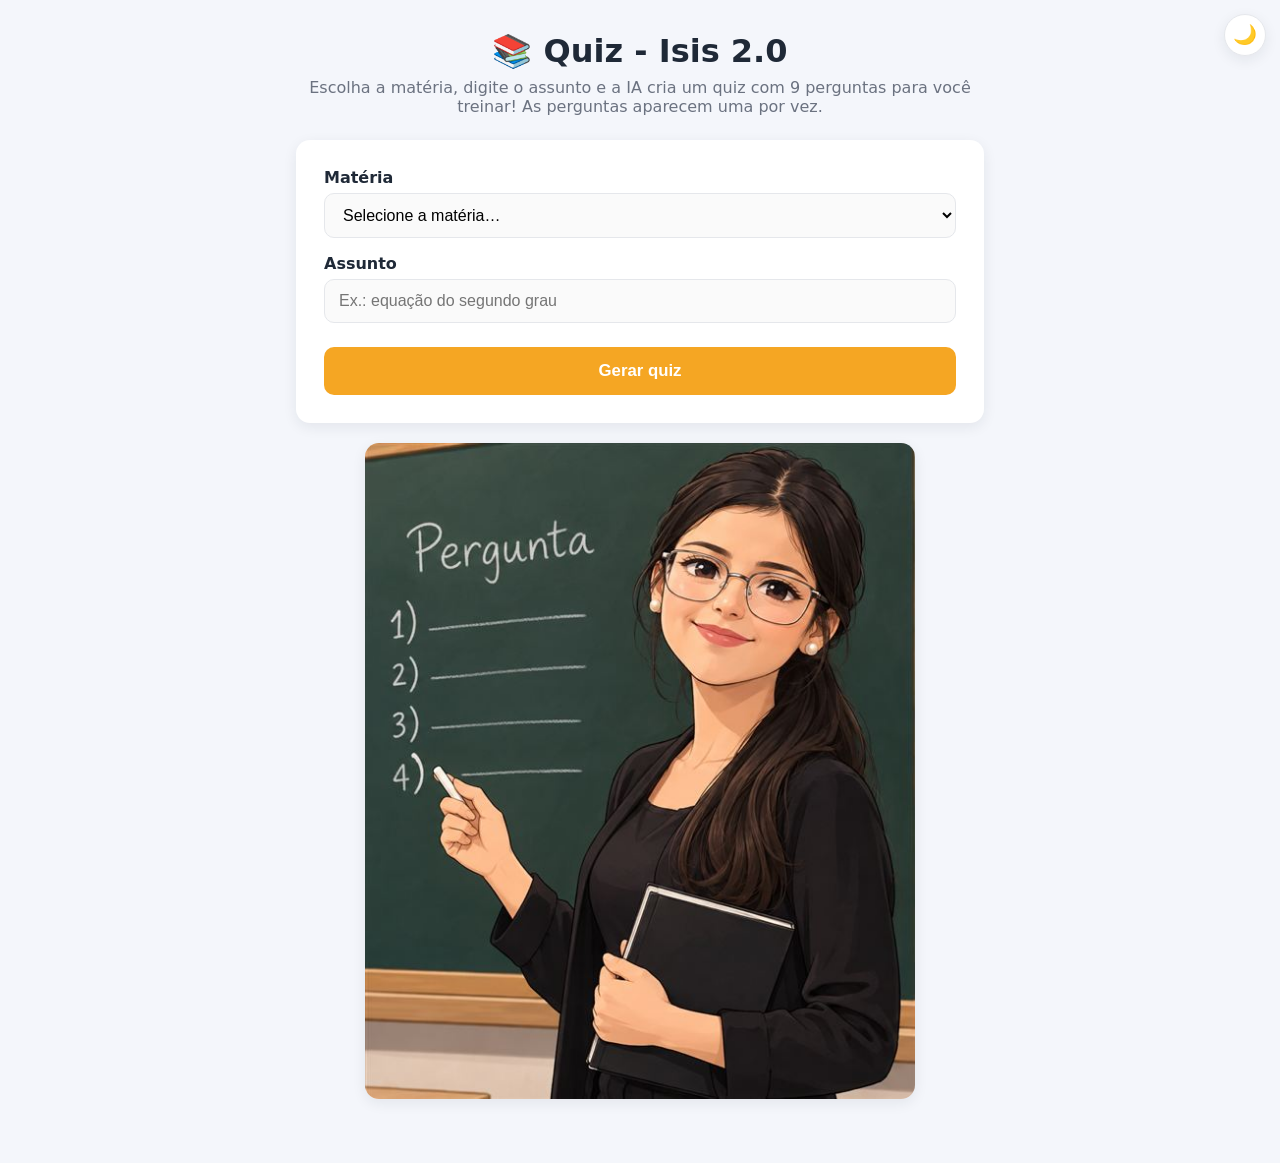
<file: wwwroot/quiz/index.html>
<!DOCTYPE html>
<html lang="pt-BR">
<head>
  <meta charset="UTF-8" />
  <meta name="viewport" content="width=device-width, initial-scale=1.0" />
  <title>Quiz - Isis 2.0 — Quiz com IA</title>
  <link rel="stylesheet" href="quiz.css" />
</head>
<body>
  <button id="btn-tema" class="btn-tema" title="Alternar tema claro/escuro" aria-label="Alternar tema">🌙</button>
  <main class="container">

    <!-- TELA 1: CONFIGURAÇÃO -->
    <section id="tela-config" class="tela">
      <header class="topo">
        <h1>📚 Quiz - Isis 2.0</h1>
        <p>Escolha a matéria, digite o assunto e a IA cria um quiz com 9 perguntas para você treinar! As perguntas aparecem uma por vez.</p>
      </header>

      <form id="form-config" class="card">
        <label for="materia">Matéria</label>
        <select id="materia" required>
          <option value="" disabled selected>Selecione a matéria…</option>
          <option>Português</option>
          <option>Inglês</option>
          <option>Biologia</option>
          <option>Química</option>
          <option>Matemática</option>
          <option>História</option>
          <option>Geografia</option>
          <option>Física</option>
        </select>

        <label for="assunto">Assunto</label>
        <input type="text" id="assunto" maxlength="200" placeholder="Ex.: equação do segundo grau" required />

        <button type="submit" id="btn-gerar" class="btn-primario">Gerar quiz</button>
        <p id="erro-config" class="erro escondido"></p>
      </form>

      <img src="inicio.jpg" alt="Estudante feliz estudando" class="img-inicio" />
    </section>

    <!-- TELA 2: LOADING -->
    <section id="tela-loading" class="tela escondido">
      <div class="loading">
        <div class="abelha">🐝</div>
        <h2>Criando seu quiz…</h2>
        <p>A IA está elaborando 1 pergunta por vez sobre <strong id="loading-assunto"></strong>.</p>
        <p id="loading-status">Gerando pergunta 1 de 9…</p>
        <div class="spinner"></div>
      </div>
    </section>

    <!-- TELA 3: QUIZ -->
    <section id="tela-quiz" class="tela escondido">
      <div class="quiz-topo">
        <span id="quiz-materia-assunto" class="materia-assunto"></span>
        <span id="quiz-provedor" class="provedor escondido"></span>
        <span id="quiz-progresso" class="progresso"></span>
      </div>
      <div class="barra-progresso"><div id="barra-preenchida"></div></div>

      <article id="pergunta-card" class="card pergunta-card">
        <div class="pergunta-cabecalho">
          <span id="badge-nivel" class="badge"></span>
          <span class="pergunta-num" id="pergunta-num"></span>
        </div>
        <h2 id="enunciado"></h2>
        <div id="alternativas" class="alternativas"></div>
        <div id="feedback" class="feedback escondido"></div>
        <img id="feedback-img" class="feedback-img escondido" alt="" />
        <button id="btn-proxima" class="btn-primario escondido">Próxima pergunta →</button>
      </article>
    </section>

    <!-- TELA 4: RESULTADO -->
    <section id="tela-resultado" class="tela escondido">
      <header class="topo">
        <h1>Resultado</h1>
      </header>

      <div class="card placar">
        <div class="placar-nota">
          <span id="nota-final"></span>
          <span id="nota-percentual"></span>
        </div>
        <p id="mensagem-desempenho"></p>
        <div id="desempenho-niveis" class="desempenho-niveis"></div>
        <button id="btn-novo-quiz" class="btn-primario">Fazer outro quiz</button>
      </div>

      <h2 class="titulo-revisao">Revisão — todas as perguntas com explicação</h2>
      <div id="revisao"></div>
    </section>

    <!-- TELA ERRO -->
    <section id="tela-erro" class="tela escondido">
      <div class="card erro-card">
        <h2>😕 Algo deu errado</h2>
        <p id="mensagem-erro"></p>
        <button id="btn-voltar" class="btn-primario">Voltar</button>
      </div>
    </section>

  </main>

  <script src="quiz.js"></script>
</body>
</html>
</file>
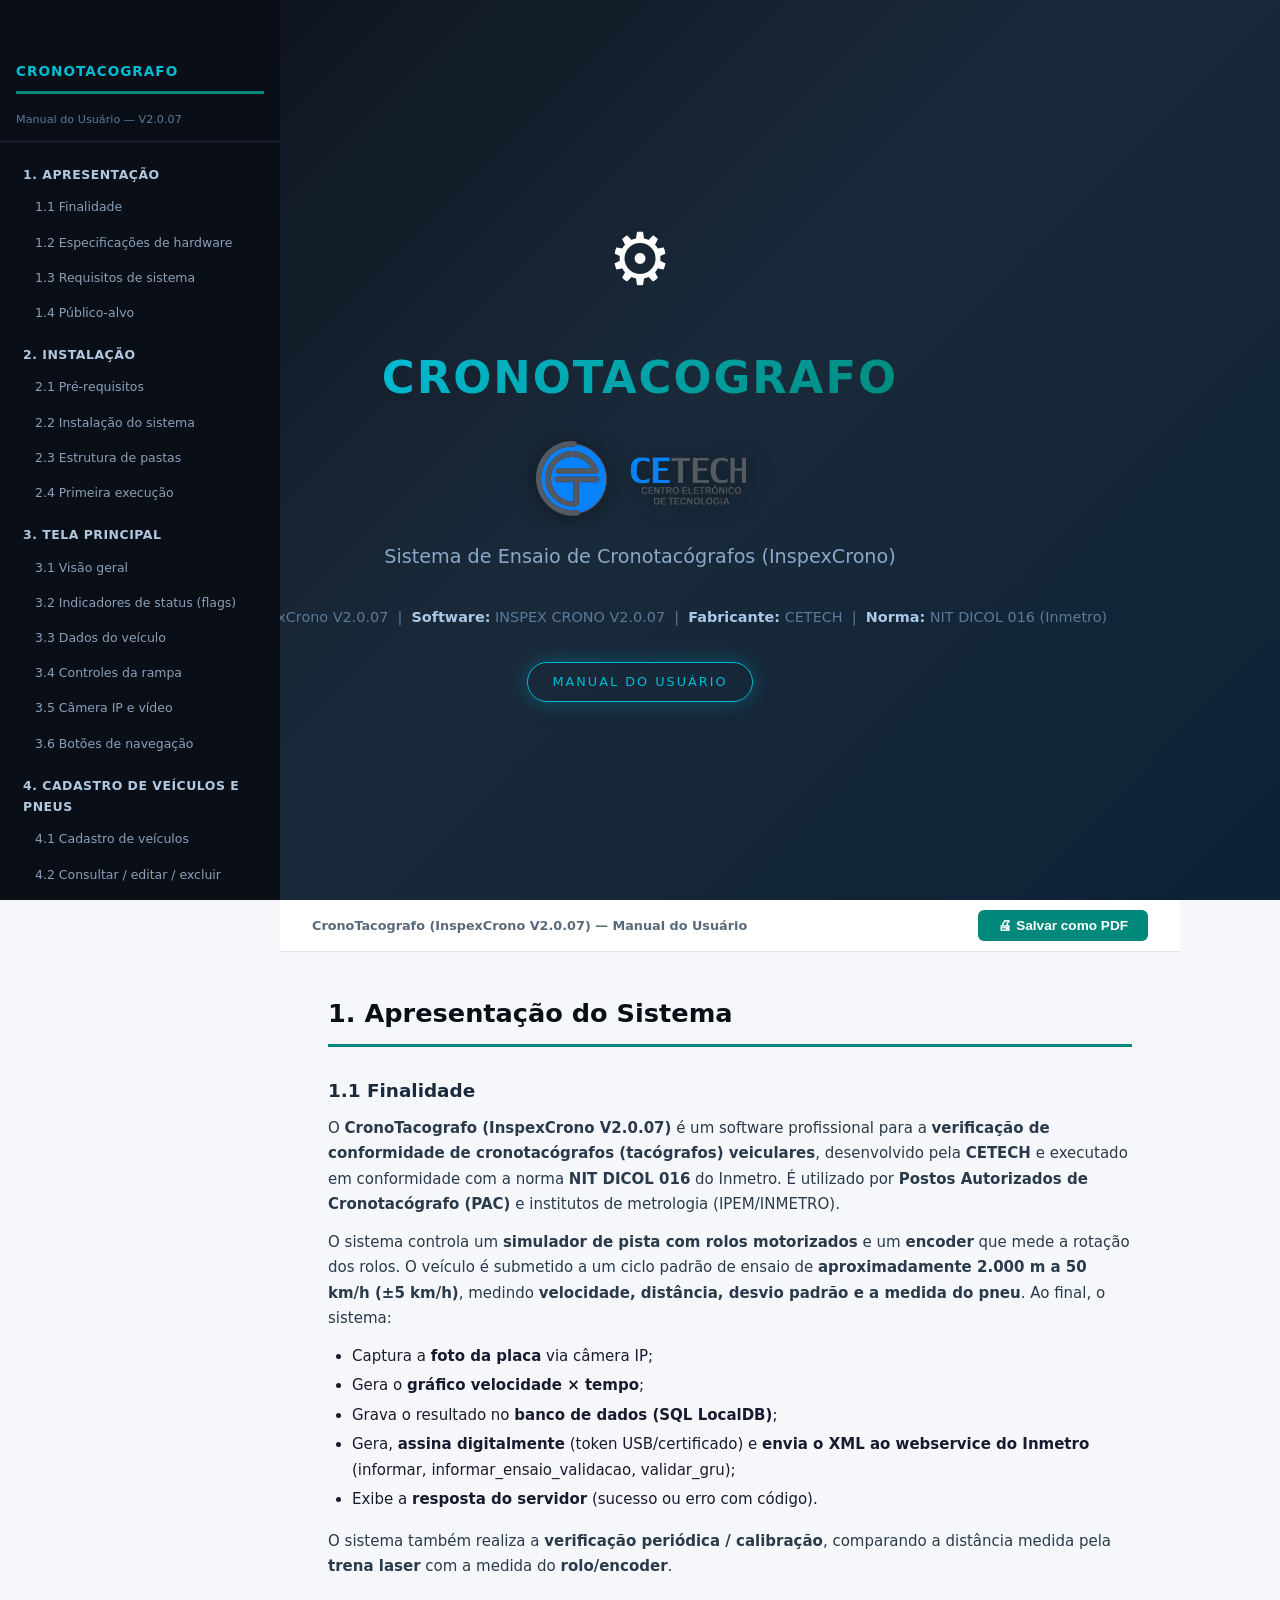
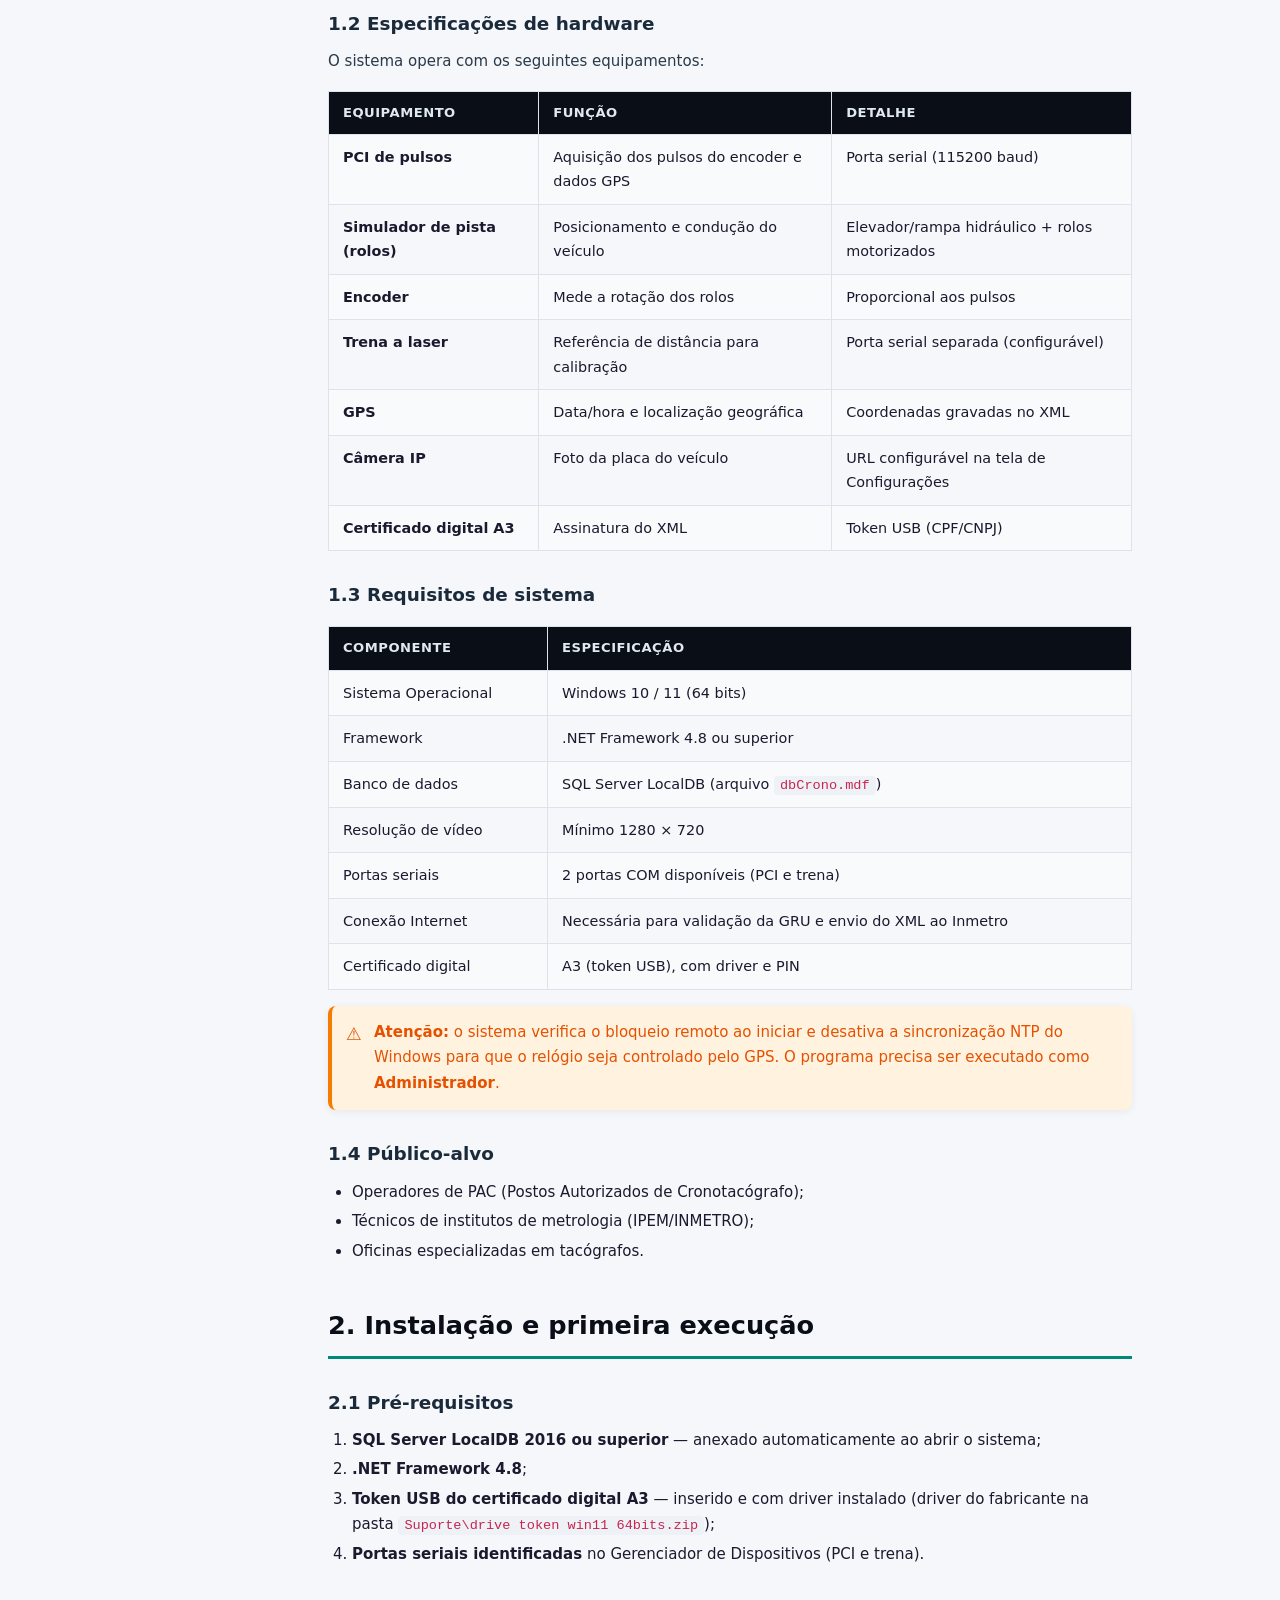
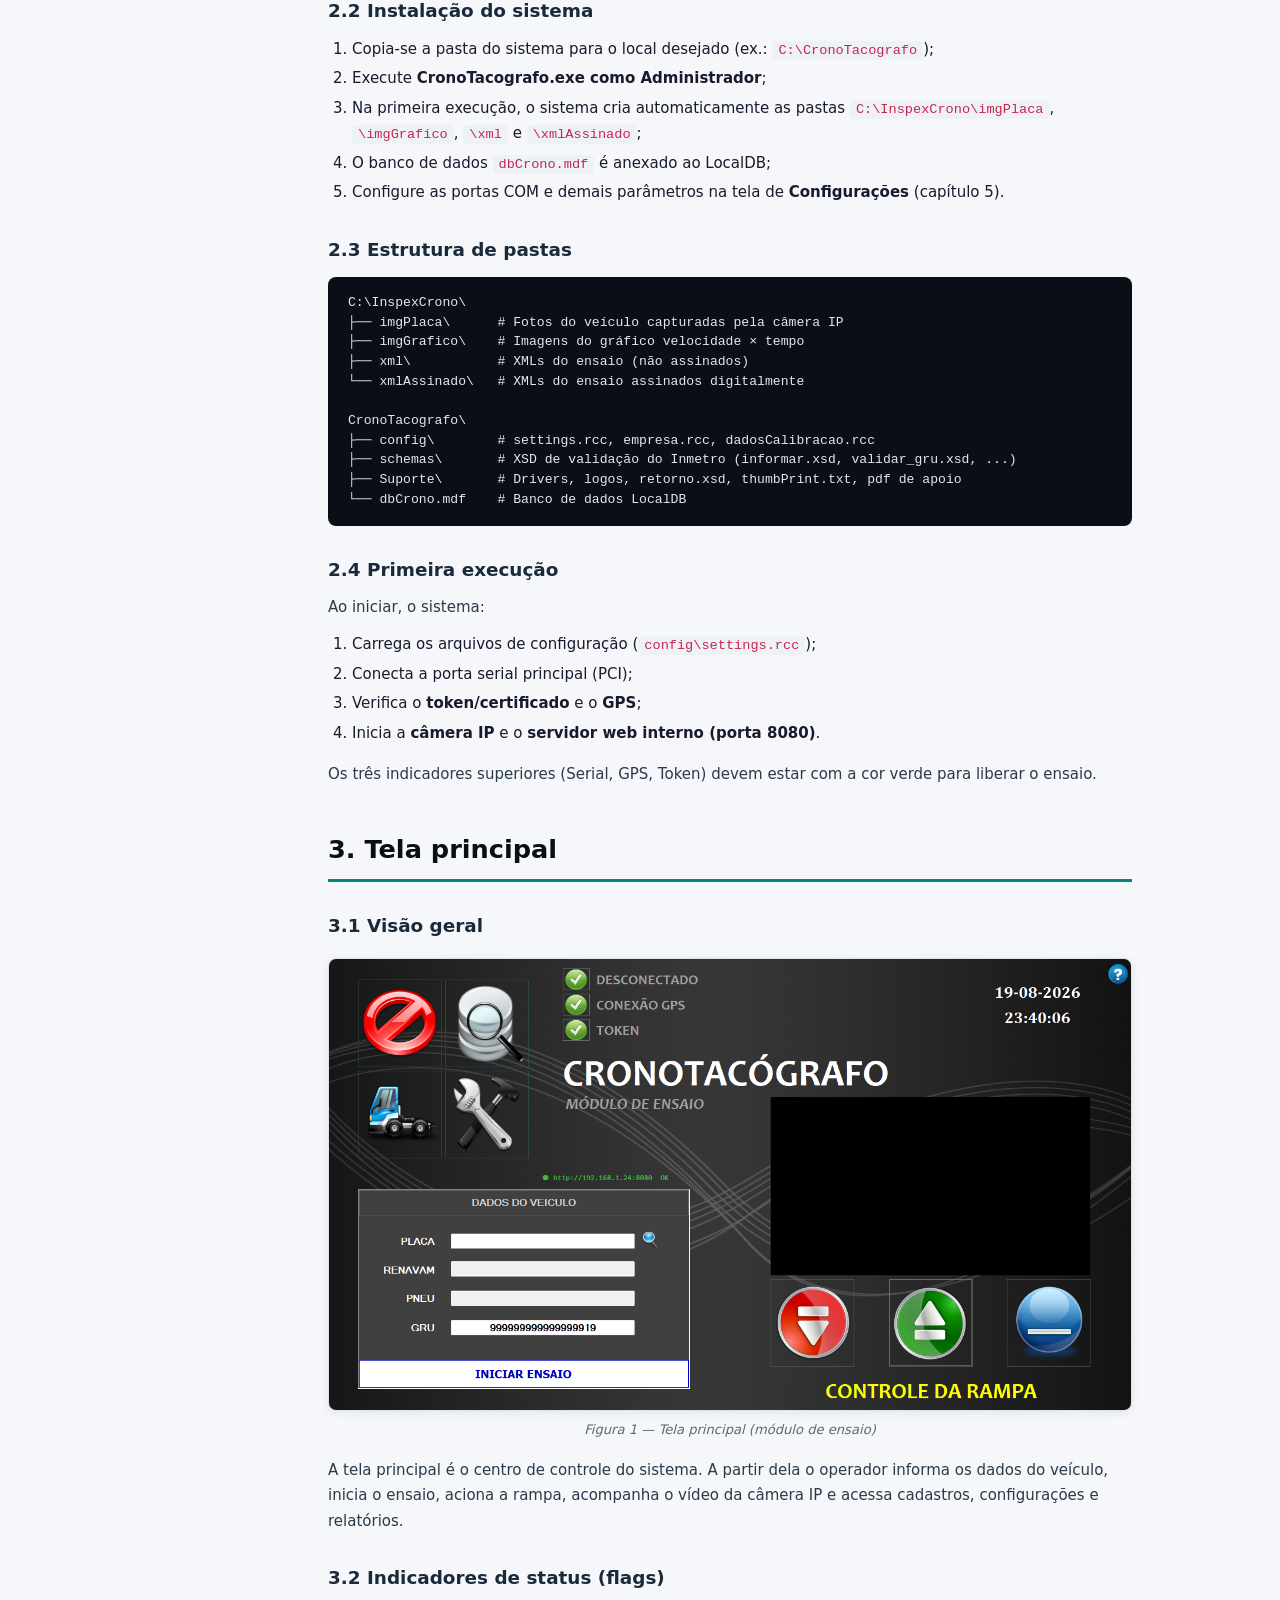
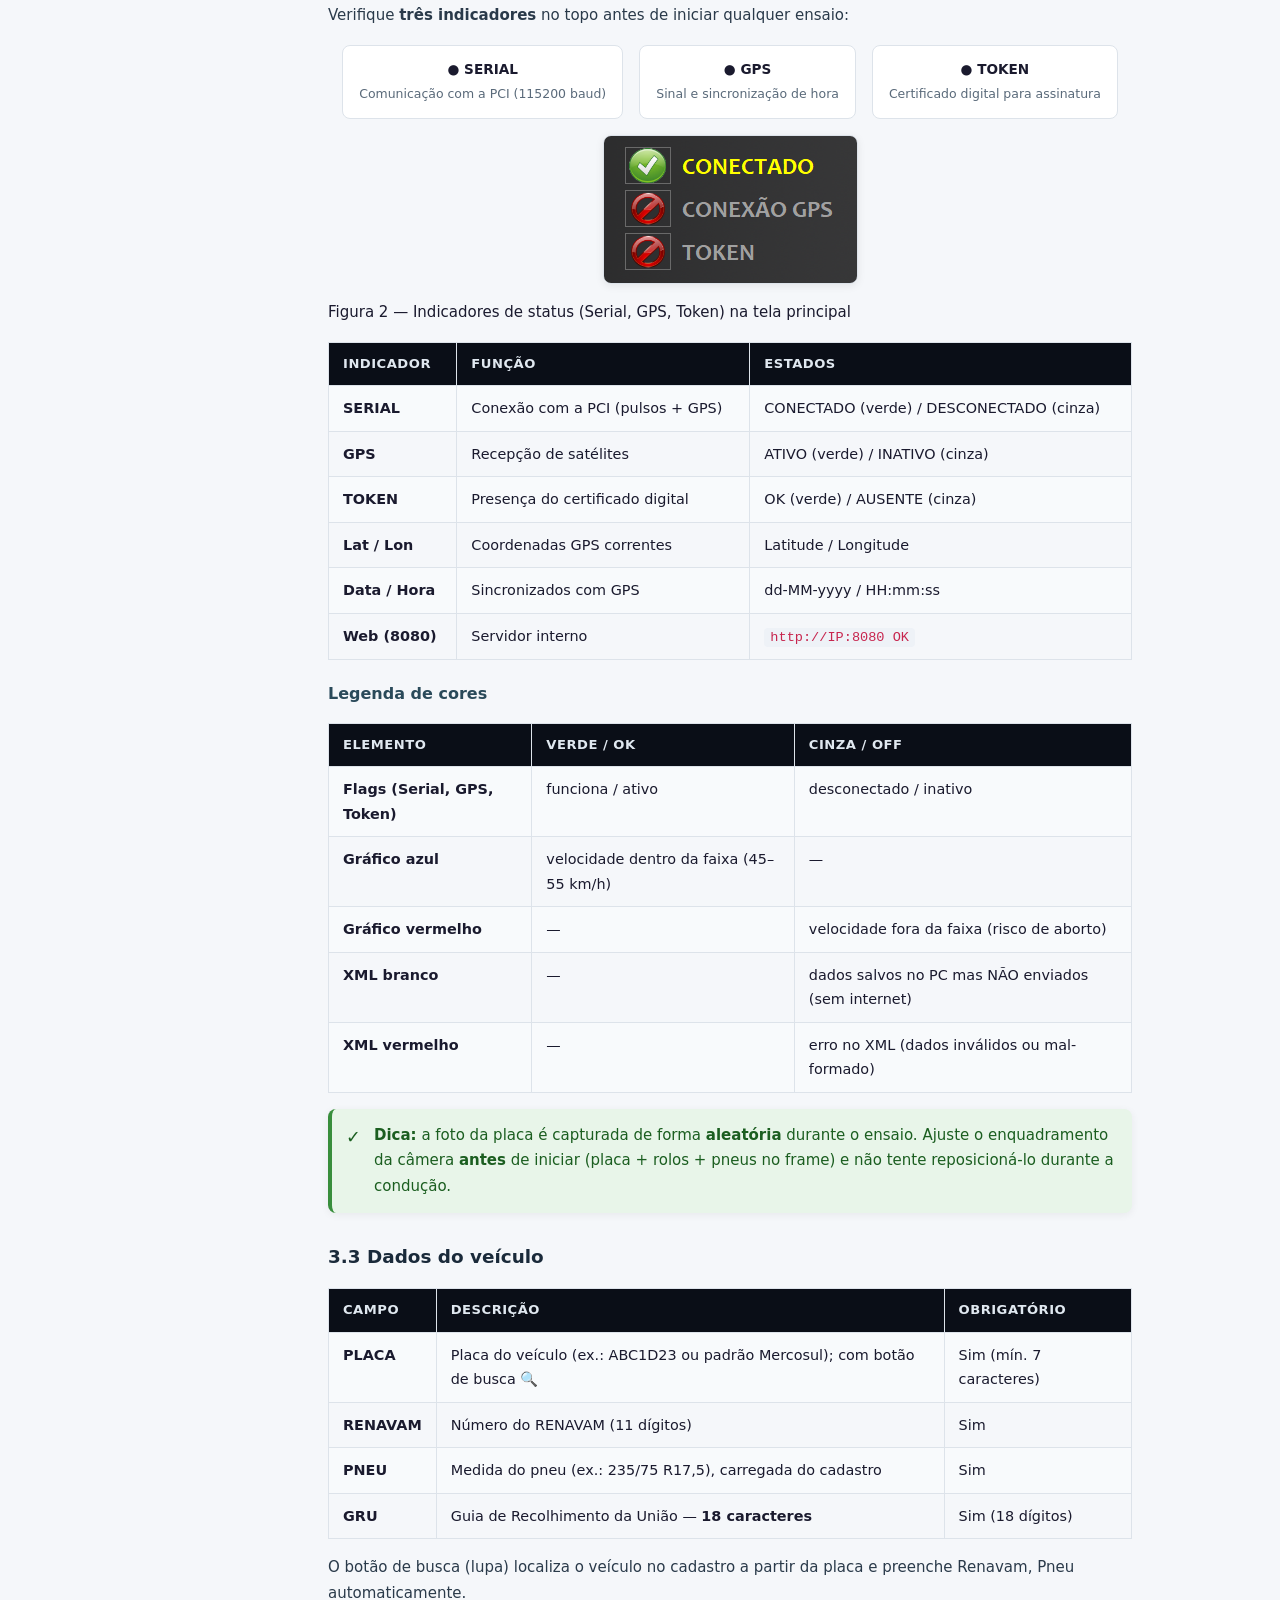
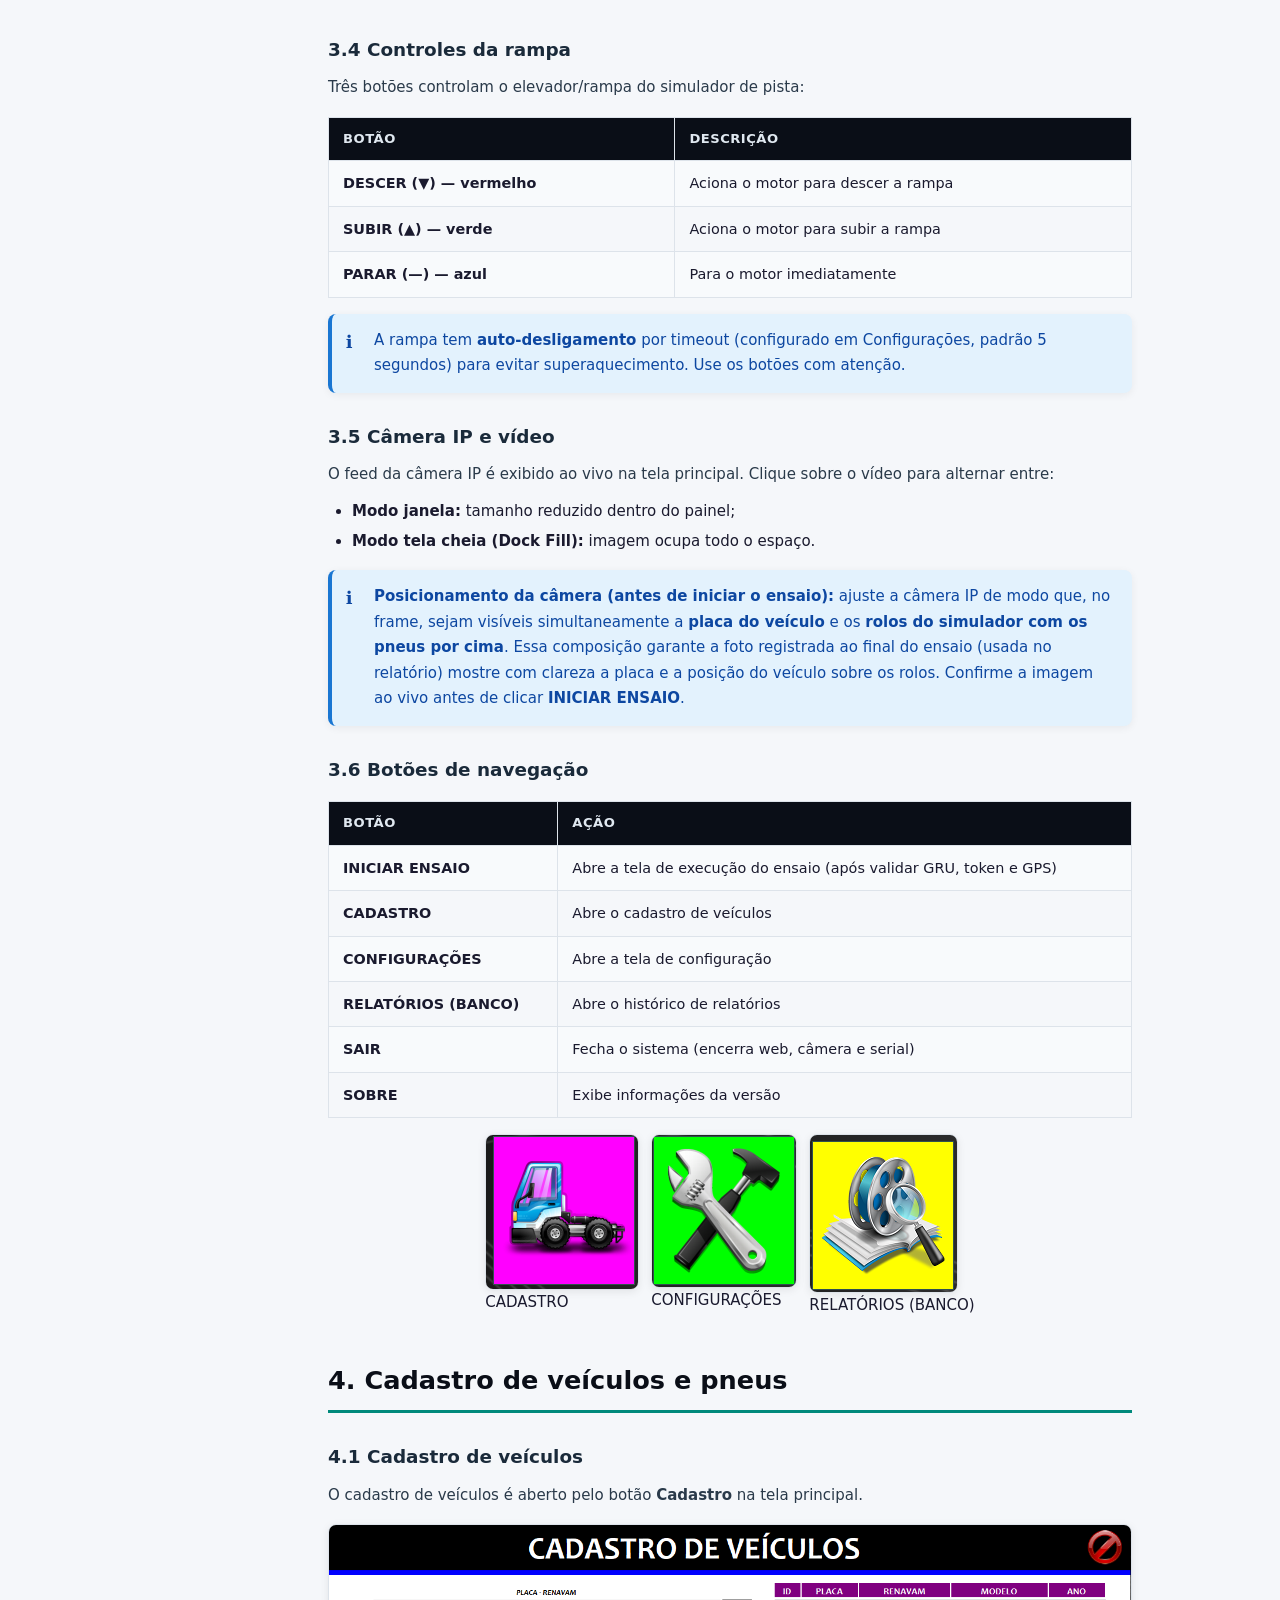
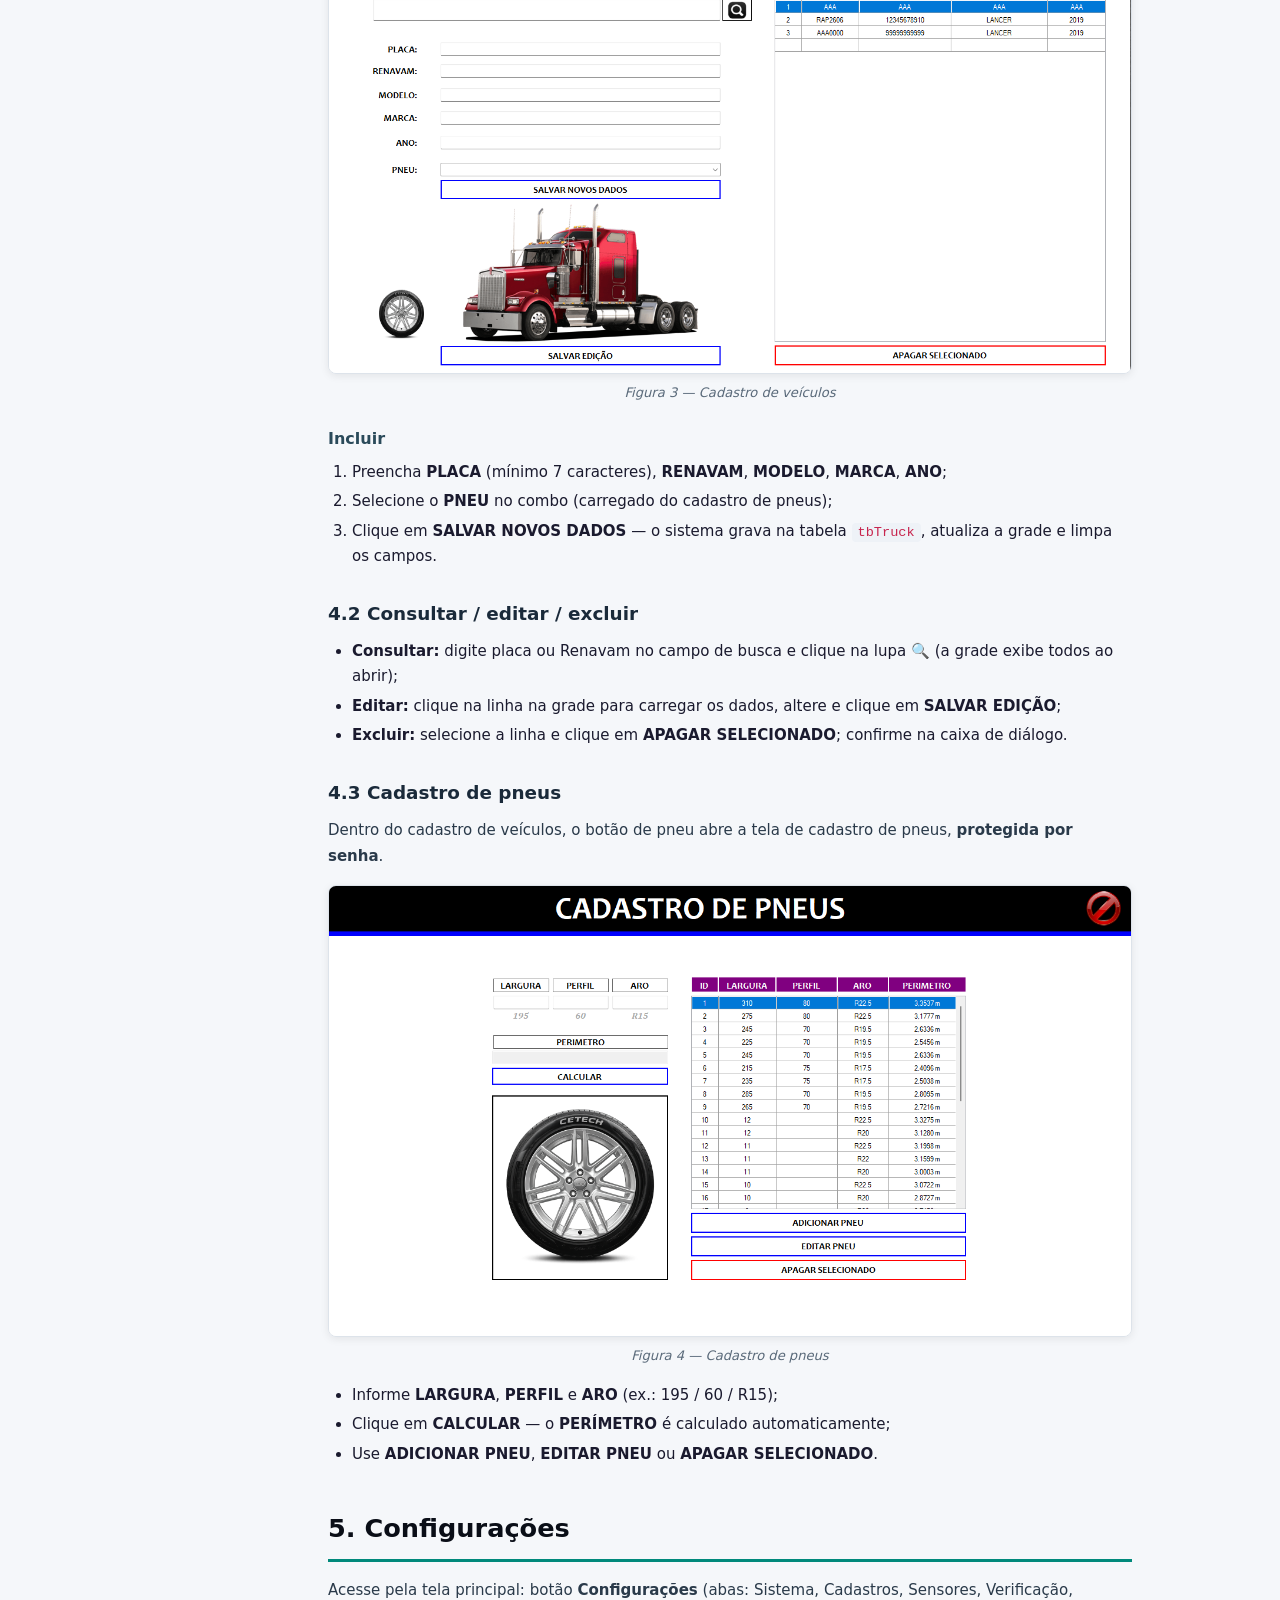
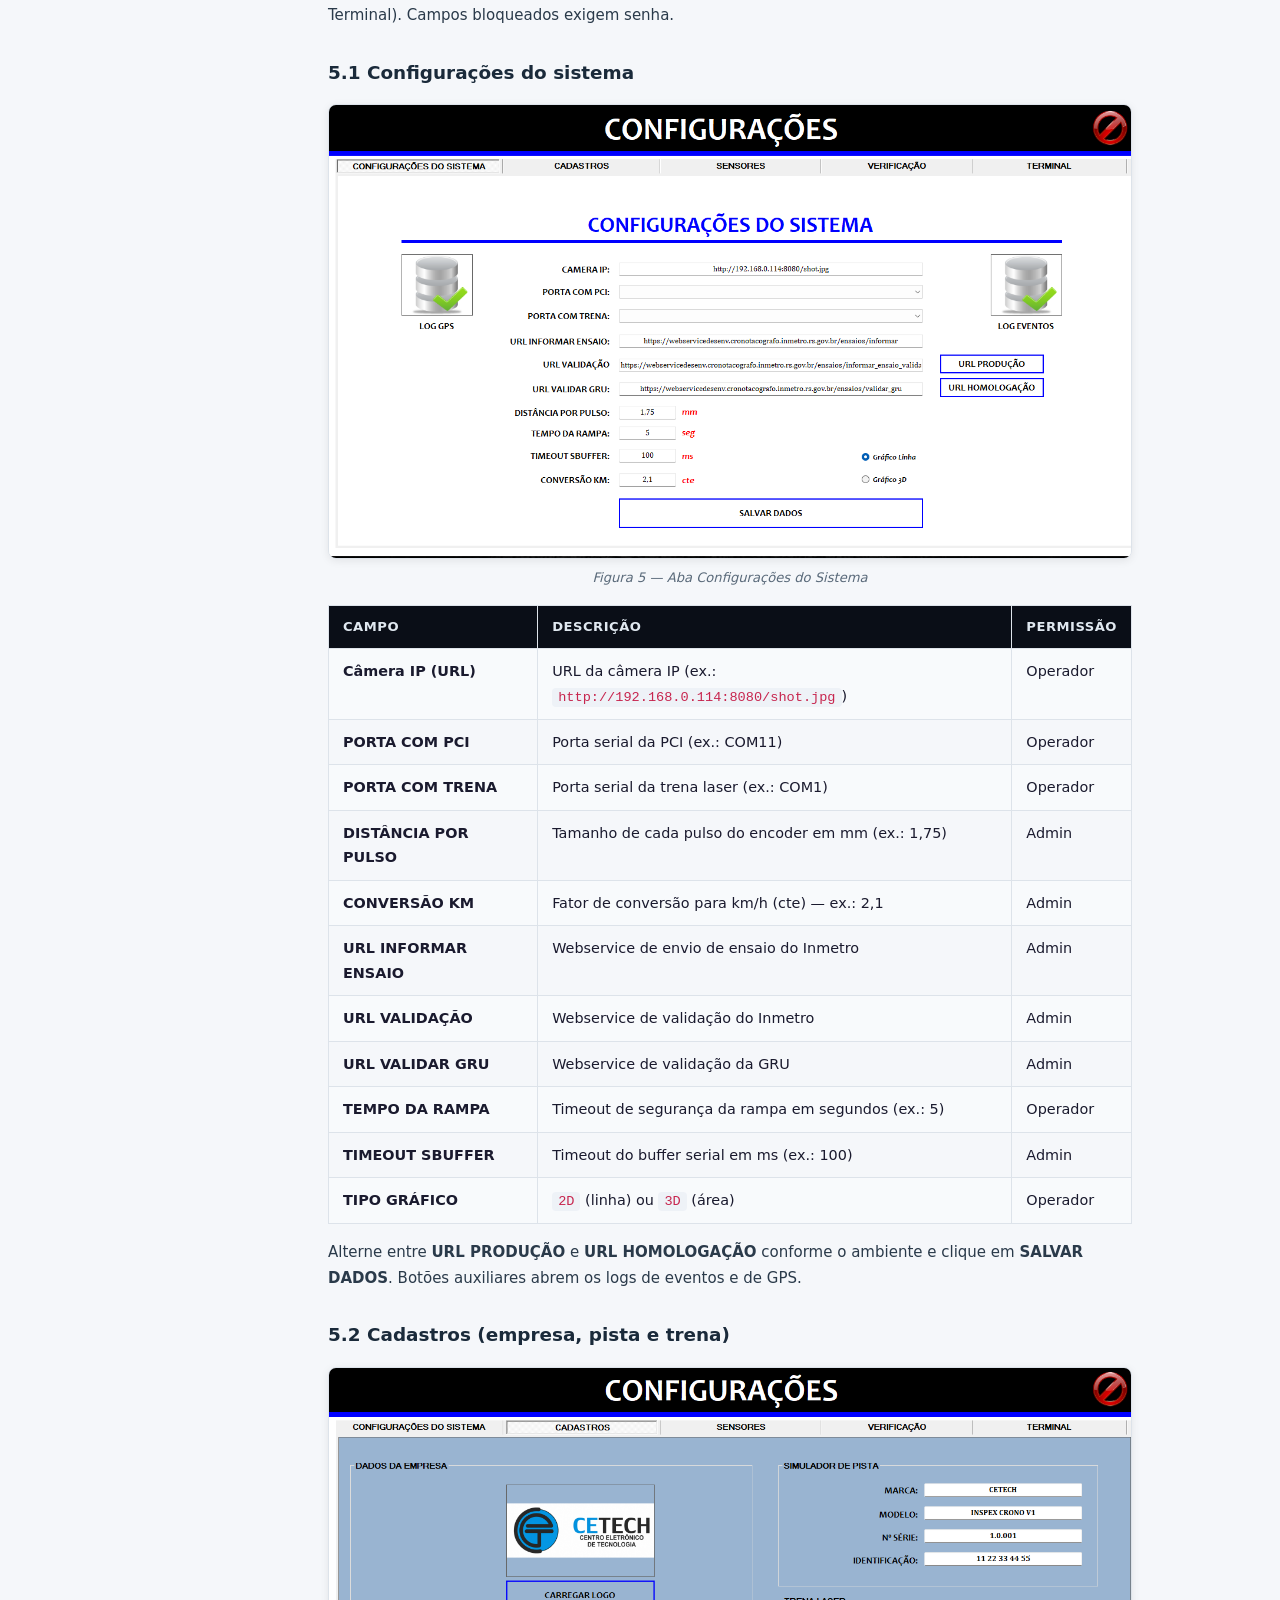
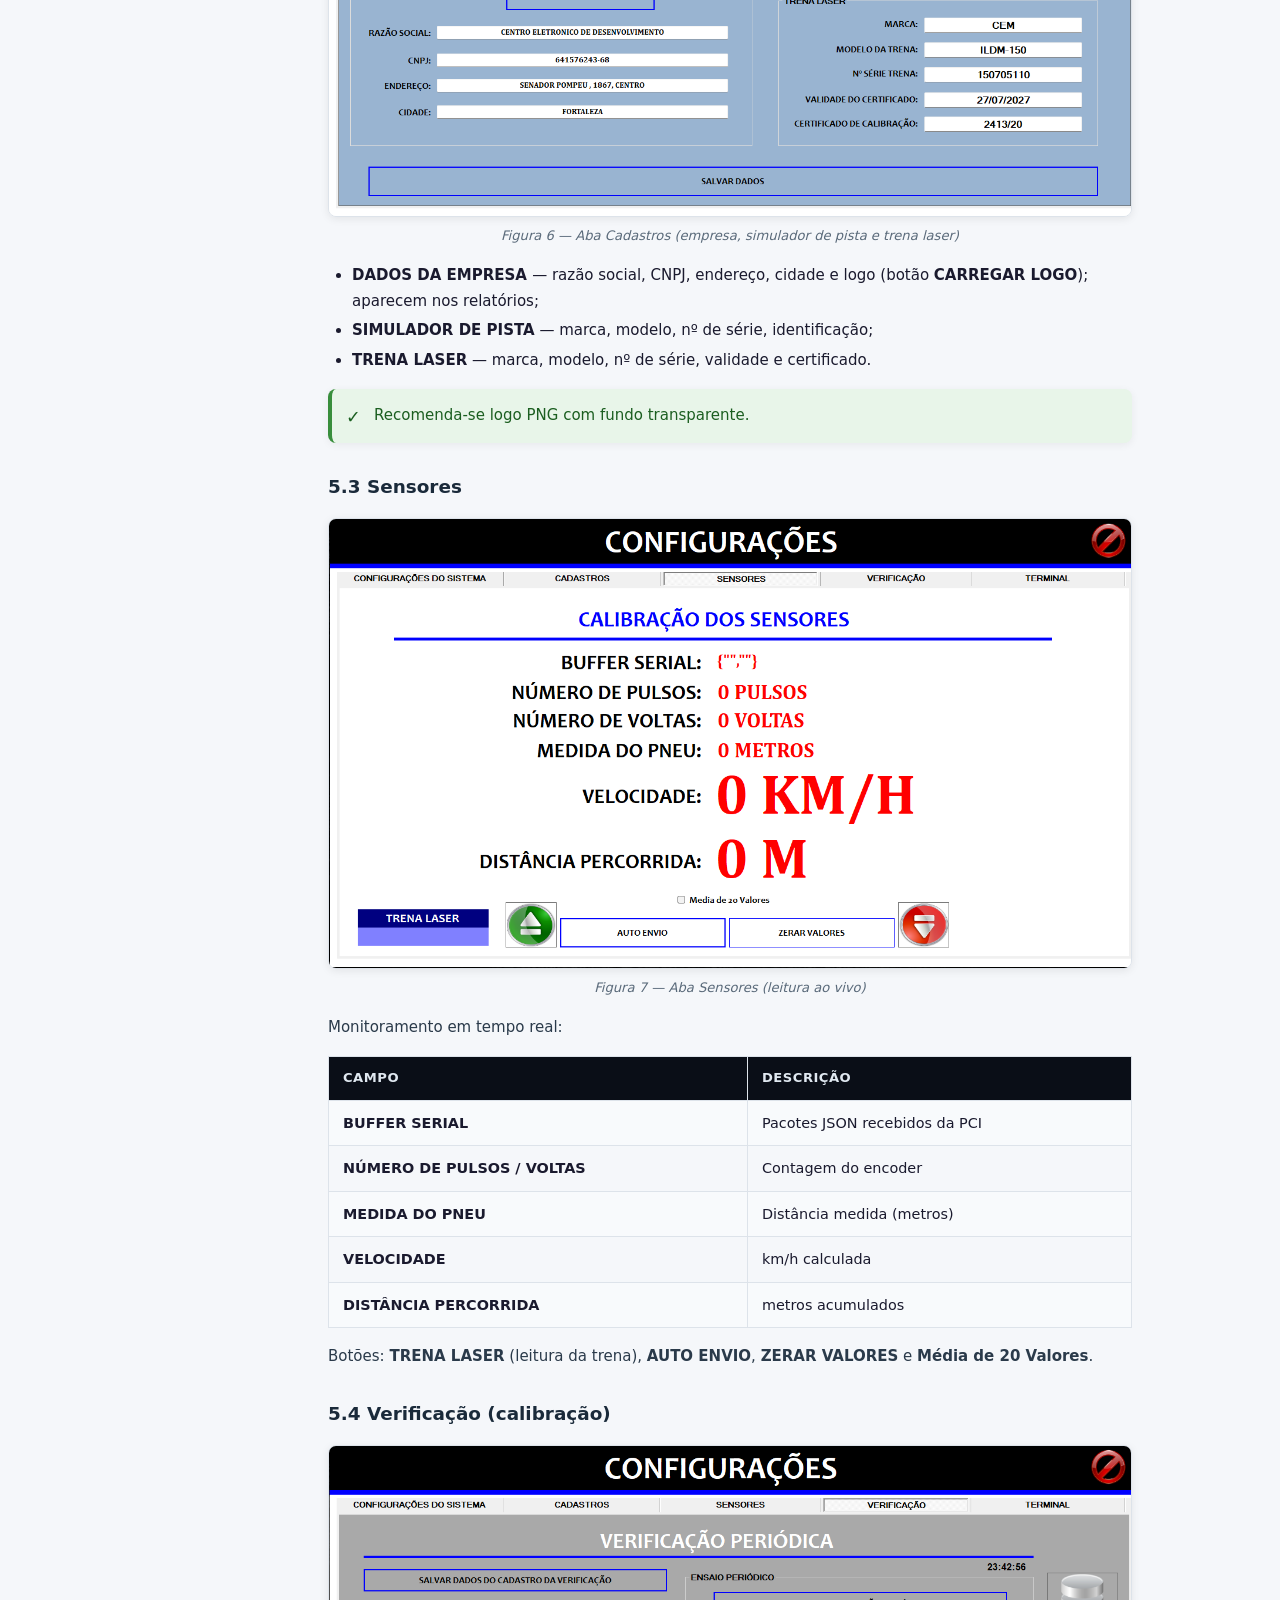
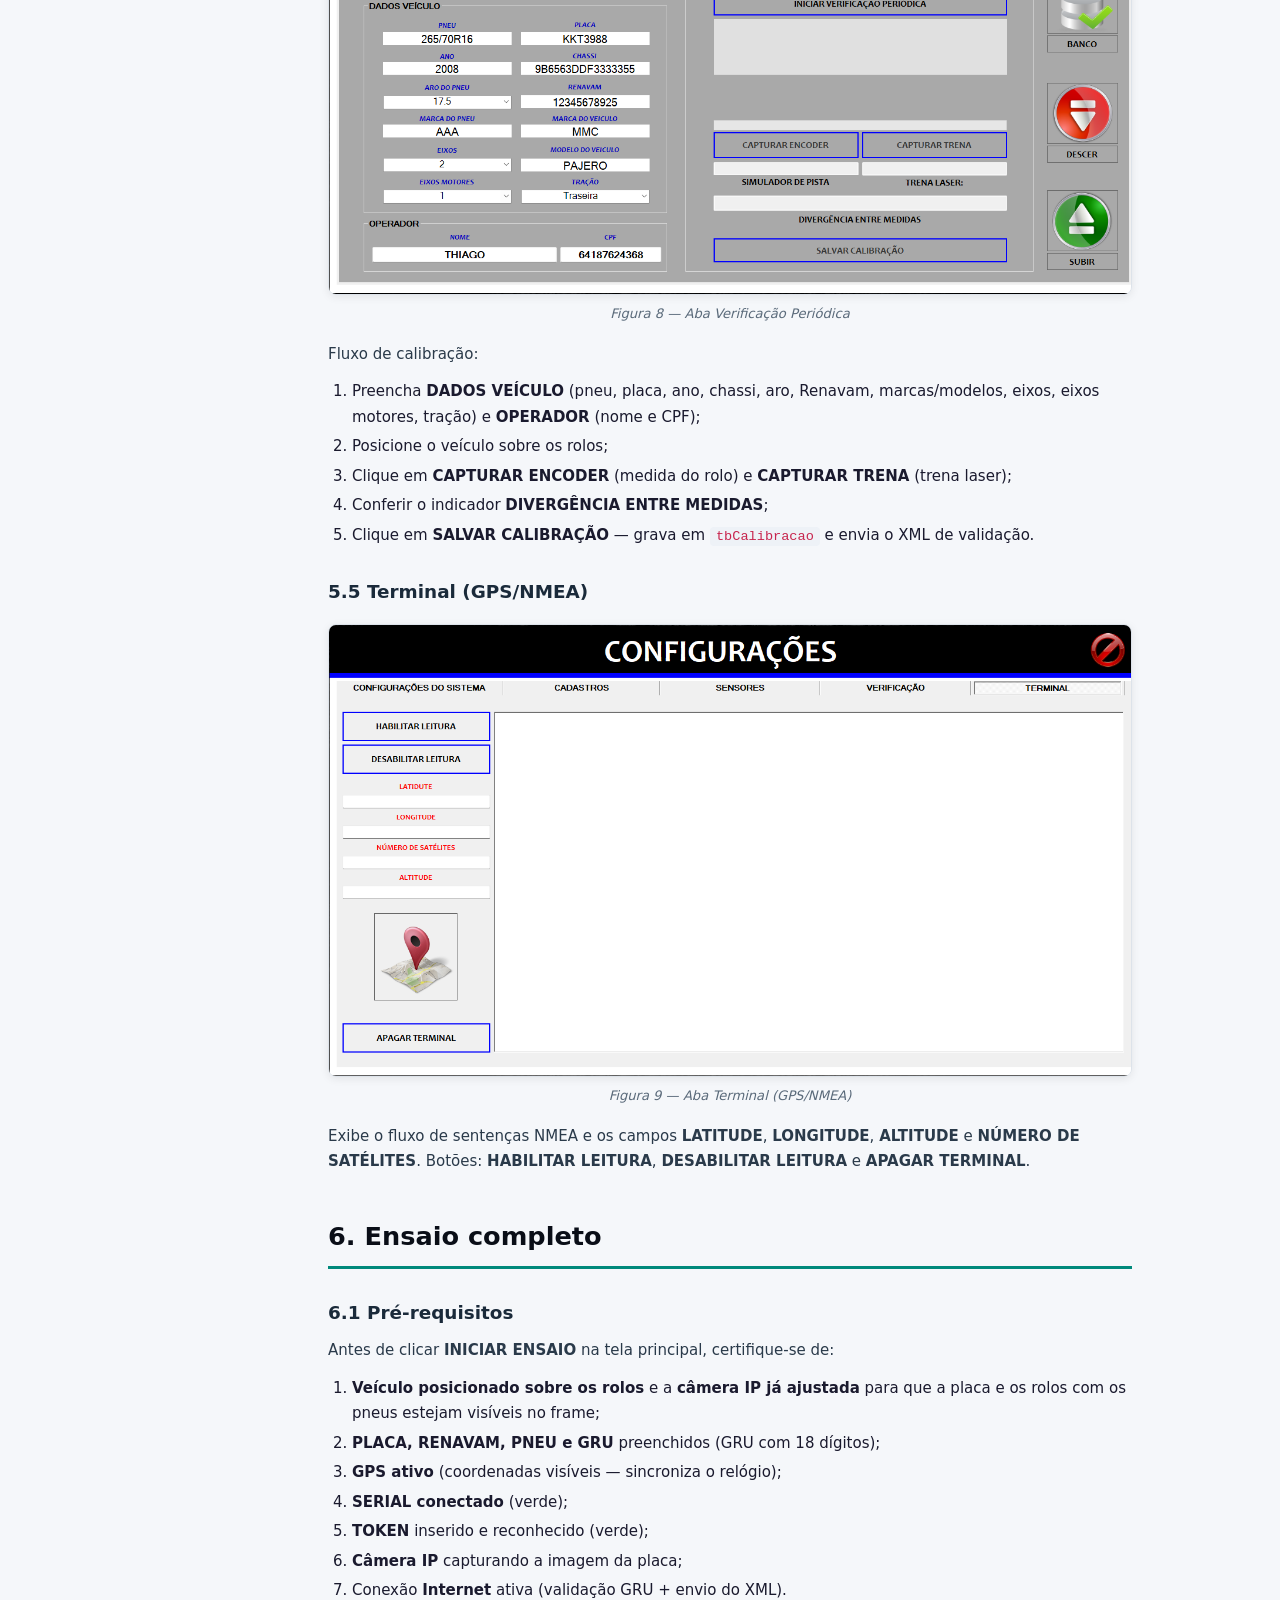
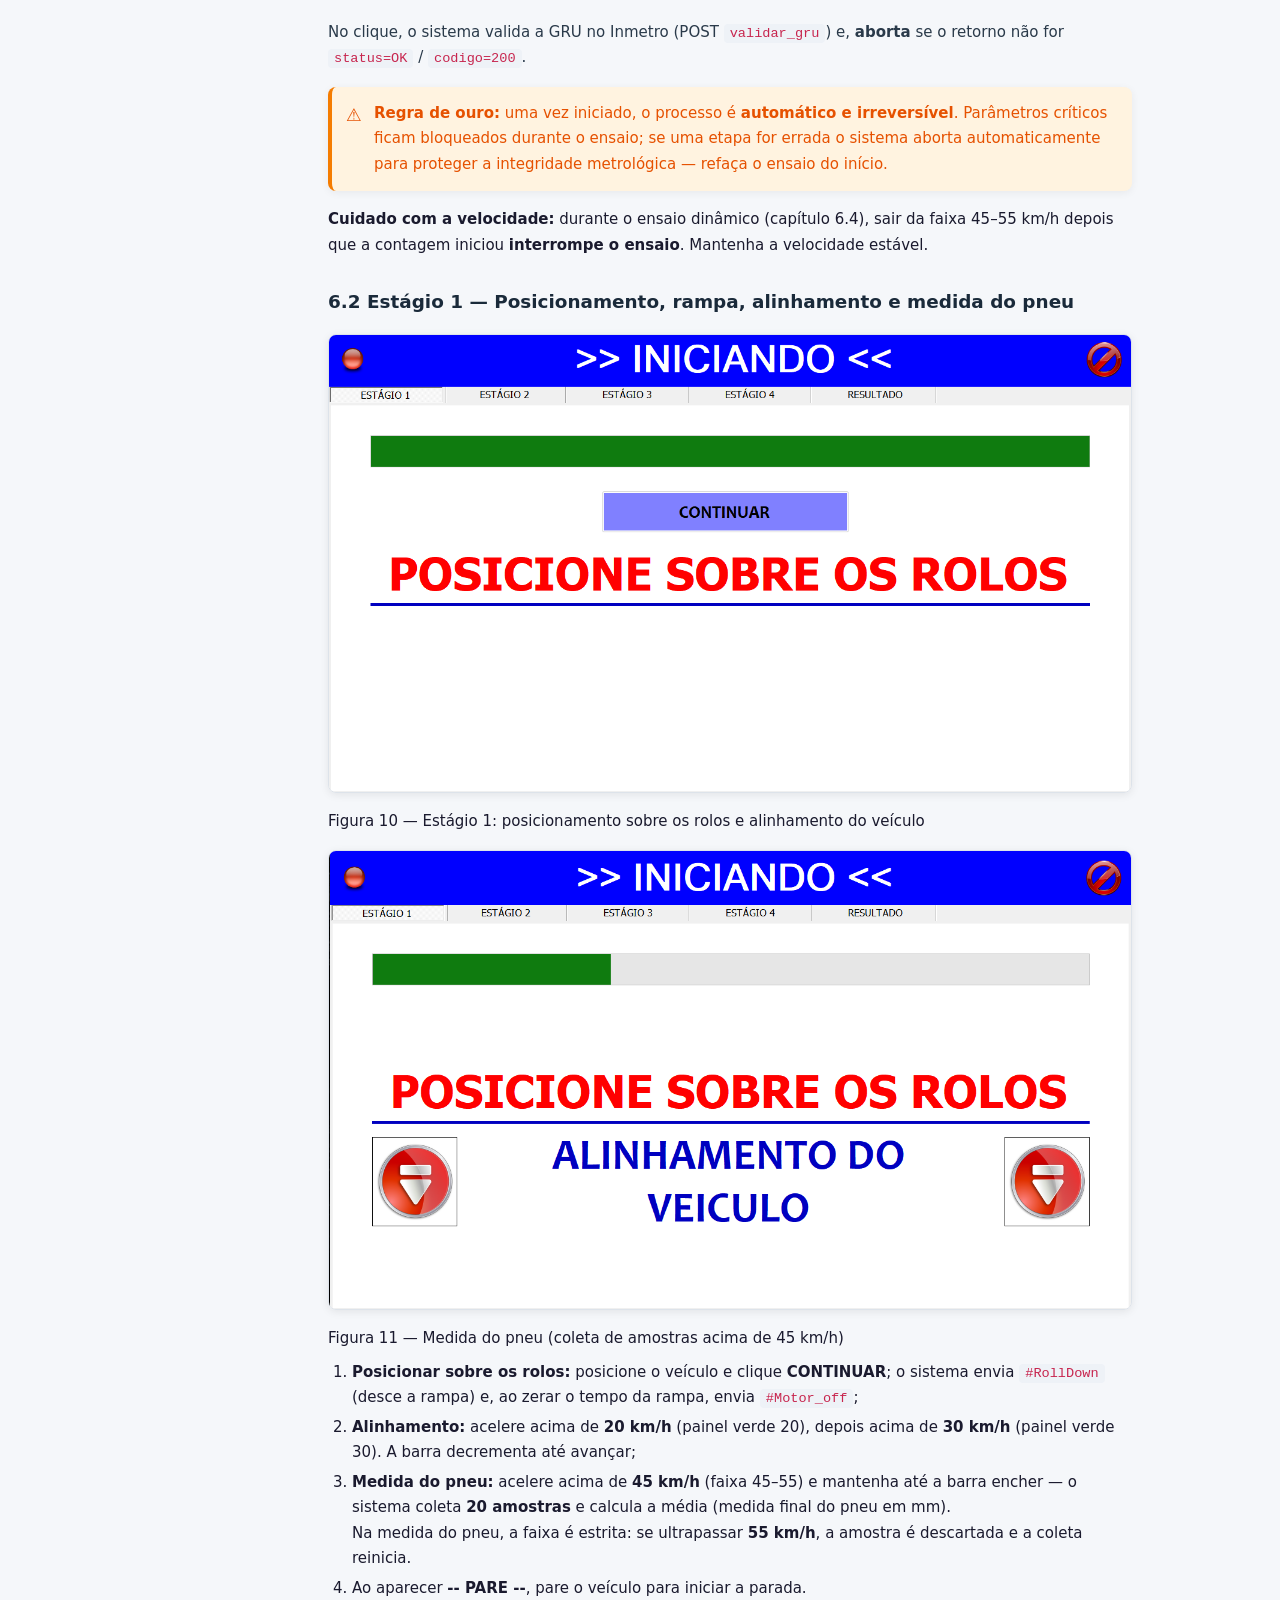
<file: wwwroot/manual/manual.html>
<!DOCTYPE html>
<html lang="pt-BR">
<head>
<meta charset="UTF-8">
<meta name="viewport" content="width=device-width, initial-scale=1.0">
<title>Manual do Usuário — CronoTacografo (InspexCrono)</title>
<style>
  :root {
    --primary: #00897b;
    --primary-dark: #00695c;
    --accent: #00bcd4;
    --bg: #f5f7fa;
    --surface: #ffffff;
    --text: #1a1a2e;
    --text-secondary: #5a6a7a;
    --border: #dde3ea;
    --sidebar-width: 280px;
  }
  * { margin: 0; padding: 0; box-sizing: border-box; }
  html { scroll-behavior: smooth; }
  body {
    font-family: 'Segoe UI', system-ui, -apple-system, sans-serif;
    background: var(--bg);
    color: var(--text);
    line-height: 1.7;
    font-size: 15px;
  }

  /* ===== CAPA ===== */
  .capa {
    display: flex;
    flex-direction: column;
    justify-content: center;
    align-items: center;
    min-height: 100vh;
    text-align: center;
    background: linear-gradient(135deg, #0a0e17 0%, #1a2a3a 50%, #0d2137 100%);
    color: #fff;
    padding: 40px 20px;
    page-break-after: always;
  }
  .capa .icon { font-size: 72px; margin-bottom: 20px; }
  .capa h1 {
    font-size: 2.8rem;
    font-weight: 800;
    letter-spacing: 2px;
    background: linear-gradient(135deg, #00bcd4, #00897b);
    -webkit-background-clip: text;
    -webkit-text-fill-color: transparent;
    background-clip: text;
    margin-bottom: 8px;
  }
  .capa .subtitle {
    font-size: 1.2rem;
    color: #8aa8c8;
    margin-bottom: 30px;
    font-weight: 300;
  }
  .capa .meta {
    font-size: 0.9rem;
    color: #5a7a9a;
    line-height: 2;
  }
  .capa .meta strong { color: #aac8e8; }
  .capa .capa-logo {
    display: block;
    max-width: 220px;
    max-height: 120px;
    width: auto;
    height: auto;
    margin: 12px auto 18px;
    object-fit: contain;
    filter: drop-shadow(0 2px 12px rgba(0,0,0,0.4));
  }
  .capa .badge {
    display: inline-block;
    margin-top: 30px;
    padding: 8px 24px;
    border: 1px solid #00bcd4;
    border-radius: 24px;
    color: #00bcd4;
    font-size: 0.8rem;
    letter-spacing: 2px;
    text-transform: uppercase;
    box-shadow: 0 0 20px rgba(0, 188, 212, 0.3);
  }

  /* ===== LAYOUT ===== */
  .wrapper { display: flex; min-height: 100vh; }
  .sidebar {
    position: fixed;
    top: 0; left: 0;
    width: var(--sidebar-width);
    height: 100vh;
    background: #0a0e17;
    color: #c0d0e0;
    overflow-y: auto;
    z-index: 100;
    padding: 0;
    transition: transform 0.3s;
  }
  .sidebar-header {
    padding: 20px 16px 12px;
    border-bottom: 1px solid #1a2a3a;
    position: sticky;
    top: 0;
    background: #0a0e17;
    z-index: 2;
  }
  .sidebar-header h2 {
    font-size: 0.85rem;
    color: #00bcd4;
    text-transform: uppercase;
    letter-spacing: 1px;
    font-weight: 700;
  }
  .sidebar-header .version { font-size: 0.7rem; color: #5a7a9a; margin-top: 2px; }
  .sidebar nav { padding: 8px 0 80px; }
  .sidebar nav a {
    display: block;
    padding: 7px 16px 7px 20px;
    color: #8aa0b8;
    text-decoration: none;
    font-size: 0.82rem;
    border-left: 3px solid transparent;
    transition: all 0.15s;
  }
  .sidebar nav a:hover,
  .sidebar nav a.active { color: #e0f0ff; background: #0f1a2a; border-left-color: var(--accent); }
  .sidebar nav a.section-title {
    font-weight: 600; color: #b0c8e0; font-size: 0.78rem;
    text-transform: uppercase; letter-spacing: 0.5px;
    padding-top: 14px; padding-bottom: 4px; border-left-color: transparent;
    cursor: default; pointer-events: none;
  }
  .sidebar nav a.sub { padding-left: 32px; font-size: 0.78rem; }

  .main-content { margin-left: var(--sidebar-width); flex: 1; padding: 0; max-width: 900px; }

  /* ===== PRINT BAR ===== */
  .print-bar {
    position: sticky; top: 0; z-index: 50;
    background: var(--surface); border-bottom: 1px solid var(--border);
    padding: 10px 32px; display: flex; justify-content: space-between; align-items: center;
  }
  .print-bar .title-small { font-size: 0.8rem; color: var(--text-secondary); font-weight: 600; }
  .print-bar button {
    background: var(--primary); color: #fff; border: none;
    padding: 8px 20px; border-radius: 6px; font-size: 0.85rem; font-weight: 600;
    cursor: pointer; transition: background 0.2s;
  }
  .print-bar button:hover { background: var(--primary-dark); }
  .print-bar button::before { content: "\1F5A8  "; }

  /* ===== CONTENT SECTIONS ===== */
  .content { padding: 0 48px 60px; }
  section { scroll-margin-top: 60px; page-break-inside: avoid; }
  section.page-break { page-break-before: always; }

  h1 { font-size: 2rem; font-weight: 700; color: var(--primary); margin-bottom: 8px; }
  h2 { font-size: 1.6rem; font-weight: 700; color: #0a0e17; margin: 40px 0 16px; padding-bottom: 8px; border-bottom: 3px solid var(--primary); }
  h3 { font-size: 1.15rem; font-weight: 600; color: #1a2a3a; margin: 28px 0 10px; }
  h4 { font-size: 1rem; font-weight: 600; color: #2a4a5a; margin: 20px 0 8px; }
  p { margin-bottom: 12px; color: #2a3a4a; }
  ul, ol { margin: 8px 0 16px 24px; }
  li { margin-bottom: 4px; }

  /* ===== CARDS / CALLOUTS ===== */
  .info-box, .warning-box, .tip-box {
    position: relative; padding: 14px 18px 14px 42px;
    border-radius: 8px; margin: 16px 0; border-left: 4px solid;
    box-shadow: 0 2px 8px rgba(0,0,0,0.06);
  }
  .info-box { background: #e3f2fd; border-color: #1976d2; color: #0d47a1; }
  .warning-box { background: #fff3e0; border-color: #f57c00; color: #e65100; }
  .tip-box { background: #e8f5e9; border-color: #388e3c; color: #1b5e20; }
  .info-box::before { content: "\2139"; position: absolute; left: 14px; top: 14px; font-size: 1.1rem; }
  .warning-box::before { content: "\26A0"; position: absolute; left: 14px; top: 14px; font-size: 1.1rem; }
  .tip-box::before { content: "\2713"; position: absolute; left: 14px; top: 14px; font-size: 1.1rem; font-weight: bold; }

  /* ===== TABLES ===== */
  table { width: 100%; border-collapse: collapse; margin: 16px 0; font-size: 0.9rem; }
  th, td { padding: 10px 14px; text-align: left; border: 1px solid var(--border); vertical-align: top; }
  th { background: #0a0e17; color: #e0e8f0; font-weight: 600; font-size: 0.82rem; text-transform: uppercase; letter-spacing: 0.5px; }
  tr:nth-child(even) { background: #f8fafc; }
  tr:hover { background: #eef2f7; }

  /* ===== CODE ===== */
  code {
    background: #eef2f7; padding: 2px 6px; border-radius: 4px;
    font-size: 0.85rem; font-family: 'Consolas','Courier New',monospace; color: #c7254e;
  }
  pre {
    background: #0a0e17; color: #e0e8f0; padding: 16px 20px; border-radius: 8px;
    overflow-x: auto; font-size: 0.82rem; font-family: 'Consolas','Courier New',monospace;
    line-height: 1.5; margin: 12px 0;
  }

  /* ===== IMAGES ===== */
  .manual-img {
    display: block; max-width: 100%; height: auto; margin: 16px auto;
    border: 1px solid var(--border); border-radius: 8px;
    box-shadow: 0 2px 8px rgba(0,0,0,0.08);
  }
  .manual-img + .img-caption { text-align: center; font-size: 0.82rem; color: var(--text-secondary); margin-top: -8px; margin-bottom: 16px; font-style: italic; }
  .img-group { display: flex; flex-wrap: wrap; gap: 12px; justify-content: center; margin: 16px 0; }
  .img-group .manual-img { flex: 0 0 auto; max-width: 300px; margin: 0; }
  .flag-group { display: flex; flex-wrap: wrap; gap: 16px; justify-content: center; margin: 16px 0; }
  .flag-group .flag-item {
    flex: 0 0 auto; text-align: center; background: var(--surface);
    border: 1px solid var(--border); border-radius: 8px; padding: 12px 16px; min-width: 140px;
  }
  .flag-group .flag-item strong { display: block; font-size: 0.85rem; color: var(--text); }
  .flag-group .flag-item span { font-size: 0.78rem; color: var(--text-secondary); }

  /* ===== SCREENSHOT PLACEHOLDER ===== */
  .screenshot {
    display: block; margin: 16px auto; max-width: 100%; border: 1px solid var(--border);
    border-radius: 8px; background: #eef2f7; text-align: center; padding: 40px 20px;
    color: var(--text-secondary); font-size: 0.85rem; font-style: italic;
  }
  .screenshot::before { content: "\1F4F7  "; }

  /* ===== FOOTER ===== */
  .footer { margin-top: 60px; padding: 24px 0; border-top: 1px solid var(--border); font-size: 0.8rem; color: var(--text-secondary); text-align: center; }

  /* ===== RESPONSIVE ===== */
  @media (max-width: 768px) {
    .sidebar { transform: translateX(-100%); width: 260px; }
    .sidebar.open { transform: translateX(0); }
    .main-content { margin-left: 0; }
    .content { padding: 0 20px 40px; }
    .print-bar { padding: 10px 20px; }
    .capa h1 { font-size: 1.8rem; }
    .hamburger { display: block; }
  }
  @media print {
    @page { margin: 15mm; size: A4; }
    * { -webkit-print-color-adjust: exact !important; print-color-adjust: exact !important; }
    .sidebar { display: none !important; }
    .print-bar { display: none !important; }
    .hamburger { display: none !important; }
    .main-content { margin-left: 0 !important; max-width: 100% !important; }
    .content { padding: 0 !important; }
    section { page-break-inside: avoid; break-inside: avoid; }
    a { color: inherit; text-decoration: none; }
    h2 { page-break-after: avoid; break-after: avoid; }
    h3 { page-break-after: avoid; break-after: avoid; }
    table { font-size: 0.8rem; }
    pre { font-size: 0.75rem; white-space: pre-wrap; word-wrap: break-word; }
    .screenshot { border: 1px solid #ccc; break-inside: avoid; }
    .info-box, .warning-box, .tip-box { break-inside: avoid; }
    .manual-img { display: block !important; max-width: 100% !important; break-inside: avoid !important; page-break-inside: avoid !important; visibility: visible !important; opacity: 1 !important; }
    .img-group, .flag-group { break-inside: avoid; }
    figure { break-inside: avoid; page-break-inside: avoid; }
    .capa { background: #0a0e17 !important; background-image: none !important; -webkit-print-color-adjust: exact !important; print-color-adjust: exact !important; color: #fff !important; }
    .capa h1 { background: none !important; -webkit-text-fill-color: #00bcd4 !important; color: #00bcd4 !important; }
    .capa .capa-logo { display: block !important; visibility: visible !important; opacity: 1 !important; max-width: 220px !important; }
  }
  .hamburger { display: none; position: fixed; top: 12px; left: 12px; z-index: 200; background: var(--primary); color: #fff; border: none; border-radius: 6px; padding: 8px 12px; font-size: 1.2rem; cursor: pointer; line-height: 1; }
  :focus-visible { outline: 2px solid var(--accent); outline-offset: 2px; }
  .sidebar { scrollbar-width: thin; scrollbar-color: #1a2a3a #0a0e17; }
  .sidebar::-webkit-scrollbar { width: 6px; }
  .sidebar::-webkit-scrollbar-track { background: #0a0e17; }
  .sidebar::-webkit-scrollbar-thumb { background: #1a2a3a; border-radius: 3px; }
  .sidebar::-webkit-scrollbar-thumb:hover { background: #2a3a4a; }
  tr { transition: background-color 0.15s ease; }
</style>
</head>
<body>

<div class="capa">
  <div class="icon">&#9881;</div>
  <h1>CRONOTACOGRAFO</h1>
  <img class="capa-logo" src="logo.png" alt="Logo CETECH" loading="eager" decoding="async">
  <div class="subtitle">Sistema de Ensaio de Cronotacógrafos (InspexCrono)</div>
  <div class="meta">
      <strong>Versão:</strong> InspexCrono V2.0.07 &nbsp;|&nbsp;
      <strong>Software:</strong> INSPEX CRONO V2.0.07 &nbsp;|&nbsp;
      <strong>Fabricante:</strong> CETECH &nbsp;|&nbsp;
      <strong>Norma:</strong> NIT DICOL 016 (Inmetro)
  </div>
  <div class="badge">Manual do Usuário</div>
</div>

<div class="wrapper">
  <button class="hamburger" id="hamburgerBtn" aria-label="Abrir menu">&#9776;</button>
  <aside class="sidebar" id="sidebar">
    <div class="sidebar-header">
      <h2>CronoTacografo</h2>
      <div class="version">Manual do Usuário — V2.0.07</div>
    </div>
    <nav id="toc">
      <a href="#s1" class="section-title">1. Apresentação</a>
      <a href="#s1_1" class="sub">1.1 Finalidade</a>
      <a href="#s1_2" class="sub">1.2 Especificações de hardware</a>
      <a href="#s1_3" class="sub">1.3 Requisitos de sistema</a>
      <a href="#s1_4" class="sub">1.4 Público-alvo</a>
      <a href="#s2" class="section-title">2. Instalação</a>
      <a href="#s2_1" class="sub">2.1 Pré-requisitos</a>
      <a href="#s2_2" class="sub">2.2 Instalação do sistema</a>
      <a href="#s2_3" class="sub">2.3 Estrutura de pastas</a>
      <a href="#s2_4" class="sub">2.4 Primeira execução</a>
      <a href="#s3" class="section-title">3. Tela principal</a>
      <a href="#s3_1" class="sub">3.1 Visão geral</a>
      <a href="#s3_2" class="sub">3.2 Indicadores de status (flags)</a>
      <a href="#s3_3" class="sub">3.3 Dados do veículo</a>
      <a href="#s3_4" class="sub">3.4 Controles da rampa</a>
      <a href="#s3_5" class="sub">3.5 Câmera IP e vídeo</a>
      <a href="#s3_6" class="sub">3.6 Botões de navegação</a>
      <a href="#s4" class="section-title">4. Cadastro de veículos e pneus</a>
      <a href="#s4_1" class="sub">4.1 Cadastro de veículos</a>
      <a href="#s4_2" class="sub">4.2 Consultar / editar / excluir</a>
      <a href="#s4_3" class="sub">4.3 Cadastro de pneus</a>
      <a href="#s5" class="section-title">5. Configurações</a>
      <a href="#s5_1" class="sub">5.1 Configurações do sistema</a>
      <a href="#s5_2" class="sub">5.2 Cadastros (empresa, pista e trena)</a>
      <a href="#s5_3" class="sub">5.3 Sensores</a>
      <a href="#s5_4" class="sub">5.4 Verificação (calibração)</a>
      <a href="#s5_5" class="sub">5.5 Terminal (GPS/NMEA)</a>
      <a href="#s6" class="section-title">6. Ensaio completo</a>
      <a href="#s6_1" class="sub">6.1 Pré-requisitos</a>
      <a href="#s6_2" class="sub">6.2 Estágio 1 — posicionamento / rampa / alinhamento / medida do pneu</a>
      <a href="#s6_3" class="sub">6.3 Estágio 2 — parada inicial (2 min)</a>
      <a href="#s6_4" class="sub">6.4 Estágio 3 — ensaio dinâmico (45–55 km/h / 2 km)</a>
      <a href="#s6_5" class="sub">6.5 Estágio 4 — parada final (2 min)</a>
      <a href="#s6_6" class="sub">6.6 Estágio 5 — resultados, XML e envio ao Inmetro</a>
      <a href="#s7" class="section-title">7. Relatórios</a>
      <a href="#s7_1" class="sub">7.1 Banco de relatórios de ensaio</a>
      <a href="#s7_2" class="sub">7.2 Relatório individual</a>
      <a href="#s7_3" class="sub">7.3 Lista por período</a>
      <a href="#s7_4" class="sub">7.4 Relatório de calibração</a>
      <a href="#s7_5" class="sub">7.5 Imprimir e exportar</a>
      <a href="#s8" class="section-title">8. Verificação periódica / calibração</a>
      <a href="#s9" class="section-title">9. Logs e auditoria</a>
      <a href="#s10" class="section-title">10. Solução de problemas</a>
      <a href="#s11" class="section-title">11. Anexos</a>
      <a href="#s11_1" class="sub">11.1 Glossário</a>
      <a href="#s11_2" class="sub">11.2 Arquivos e pastas</a>
      <a href="#s11_3" class="sub">11.3 Segurança do ensaio — NIT DICOL 016</a>
    </nav>
  </aside>

  <div class="main-content">
    <div class="print-bar">
      <span class="title-small">CronoTacografo (InspexCrono V2.0.07) — Manual do Usuário</span>
      <button id="btnPrint" onclick="exportarPDF()">Salvar como PDF</button>
    </div>

    <div class="content">

      <!-- ===== 1 APRESENTAÇÃO ===== -->
      <section id="s1" class="page-break">
        <h2>1. Apresentação do Sistema</h2>

        <h3 id="s1_1">1.1 Finalidade</h3>
        <p>O <strong>CronoTacografo (InspexCrono V2.0.07)</strong> é um software profissional para a
        <strong>verificação de conformidade de cronotacógrafos (tacógrafos) veiculares</strong>,
        desenvolvido pela <strong>CETECH</strong> e executado em conformidade com a norma
        <strong>NIT DICOL 016</strong> do Inmetro. É utilizado por <strong>Postos Autorizados
        de Cronotacógrafo (PAC)</strong> e institutos de metrologia (IPEM/INMETRO).</p>

        <p>O sistema controla um <strong>simulador de pista com rolos motorizados</strong> e um
        <strong>encoder</strong> que mede a rotação dos rolos. O veículo é submetido a um ciclo
        padrão de ensaio de <strong>aproximadamente 2.000 m a 50 km/h (±5 km/h)</strong>, medindo
        <strong>velocidade, distância, desvio padrão e a medida do pneu</strong>. Ao final, o sistema:</p>
        <ul>
          <li>Captura a <strong>foto da placa</strong> via câmera IP;</li>
          <li>Gera o <strong>gráfico velocidade × tempo</strong>;</li>
          <li>Grava o resultado no <strong>banco de dados (SQL LocalDB)</strong>;</li>
          <li>Gera, <strong>assina digitalmente</strong> (token USB/certificado) e <strong>envia o XML
          ao webservice do Inmetro</strong> (informar, informar_ensaio_validacao, validar_gru);</li>
          <li>Exibe a <strong>resposta do servidor</strong> (sucesso ou erro com código).</li>
        </ul>
        <p>O sistema também realiza a <strong>verificação periódica / calibração</strong>, comparando a
        distância medida pela <strong>trena laser</strong> com a medida do <strong>rolo/encoder</strong>.</p>

        <h3 id="s1_2">1.2 Especificações de hardware</h3>
        <p>O sistema opera com os seguintes equipamentos:</p>
        <table>
          <tr><th>Equipamento</th><th>Função</th><th>Detalhe</th></tr>
          <tr><td><strong>PCI de pulsos</strong></td><td>Aquisição dos pulsos do encoder e dados GPS</td><td>Porta serial (115200 baud)</td></tr>
          <tr><td><strong>Simulador de pista (rolos)</strong></td><td>Posicionamento e condução do veículo</td><td>Elevador/rampa hidráulico + rolos motorizados</td></tr>
          <tr><td><strong>Encoder</strong></td><td>Mede a rotação dos rolos</td><td>Proporcional aos pulsos</td></tr>
          <tr><td><strong>Trena a laser</strong></td><td>Referência de distância para calibração</td><td>Porta serial separada (configurável)</td></tr>
          <tr><td><strong>GPS</strong></td><td>Data/hora e localização geográfica</td><td>Coordenadas gravadas no XML</td></tr>
          <tr><td><strong>Câmera IP</strong></td><td>Foto da placa do veículo</td><td>URL configurável na tela de Configurações</td></tr>
          <tr><td><strong>Certificado digital A3</strong></td><td>Assinatura do XML</td><td>Token USB (CPF/CNPJ)</td></tr>
        </table>

        <h3 id="s1_3">1.3 Requisitos de sistema</h3>
        <table>
          <tr><th>Componente</th><th>Especificação</th></tr>
          <tr><td>Sistema Operacional</td><td>Windows 10 / 11 (64 bits)</td></tr>
          <tr><td>Framework</td><td>.NET Framework 4.8 ou superior</td></tr>
          <tr><td>Banco de dados</td><td>SQL Server LocalDB (arquivo <code>dbCrono.mdf</code>)</td></tr>
          <tr><td>Resolução de vídeo</td><td>Mínimo 1280 × 720</td></tr>
          <tr><td>Portas seriais</td><td>2 portas COM disponíveis (PCI e trena)</td></tr>
          <tr><td>Conexão Internet</td><td>Necessária para validação da GRU e envio do XML ao Inmetro</td></tr>
          <tr><td>Certificado digital</td><td>A3 (token USB), com driver e PIN</td></tr>
        </table>
        <div class="warning-box">
          <strong>Atenção:</strong> o sistema verifica o bloqueio remoto ao iniciar e desativa a
          sincronização NTP do Windows para que o relógio seja controlado pelo GPS. O programa
          precisa ser executado como <strong>Administrador</strong>.
        </div>

        <h3 id="s1_4">1.4 Público-alvo</h3>
        <ul>
          <li>Operadores de PAC (Postos Autorizados de Cronotacógrafo);</li>
          <li>Técnicos de institutos de metrologia (IPEM/INMETRO);</li>
          <li>Oficinas especializadas em tacógrafos.</li>
        </ul>
      </section>

      <!-- ===== 2 INSTALAÇÃO ===== -->
      <section id="s2" class="page-break">
        <h2>2. Instalação e primeira execução</h2>

        <h3 id="s2_1">2.1 Pré-requisitos</h3>
        <ol>
          <li><strong>SQL Server LocalDB 2016 ou superior</strong> — anexado automaticamente ao abrir o sistema;</li>
          <li><strong>.NET Framework 4.8</strong>;</li>
          <li><strong>Token USB do certificado digital A3</strong> — inserido e com driver instalado
          (driver do fabricante na pasta <code>Suporte\drive token win11 64bits.zip</code>);</li>
          <li><strong>Portas seriais identificadas</strong> no Gerenciador de Dispositivos (PCI e trena).</li>
        </ol>

        <h3 id="s2_2">2.2 Instalação do sistema</h3>
        <ol>
          <li>Copia-se a pasta do sistema para o local desejado (ex.: <code>C:\CronoTacografo</code>);</li>
          <li>Execute <strong>CronoTacografo.exe como Administrador</strong>;</li>
          <li>Na primeira execução, o sistema cria automaticamente as pastas
          <code>C:\InspexCrono\imgPlaca</code>, <code>\imgGrafico</code>, <code>\xml</code> e <code>\xmlAssinado</code>;</li>
          <li>O banco de dados <code>dbCrono.mdf</code> é anexado ao LocalDB;</li>
          <li>Configure as portas COM e demais parâmetros na tela de <strong>Configurações</strong> (capítulo 5).</li>
        </ol>

        <h3 id="s2_3">2.3 Estrutura de pastas</h3>
        <pre>
C:\InspexCrono\
├── imgPlaca\      # Fotos do veículo capturadas pela câmera IP
├── imgGrafico\    # Imagens do gráfico velocidade × tempo
├── xml\           # XMLs do ensaio (não assinados)
└── xmlAssinado\   # XMLs do ensaio assinados digitalmente

CronoTacografo\
├── config\        # settings.rcc, empresa.rcc, dadosCalibracao.rcc
├── schemas\       # XSD de validação do Inmetro (informar.xsd, validar_gru.xsd, ...)
├── Suporte\       # Drivers, logos, retorno.xsd, thumbPrint.txt, pdf de apoio
└── dbCrono.mdf    # Banco de dados LocalDB</pre>

        <h3 id="s2_4">2.4 Primeira execução</h3>
        <p>Ao iniciar, o sistema:</p>
        <ol>
          <li>Carrega os arquivos de configuração (<code>config\settings.rcc</code>);</li>
          <li>Conecta a porta serial principal (PCI);</li>
          <li>Verifica o <strong>token/certificado</strong> e o <strong>GPS</strong>;</li>
          <li>Inicia a <strong>câmera IP</strong> e o <strong>servidor web interno (porta 8080)</strong>.</li>
        </ol>
        <p>Os três indicadores superiores (Serial, GPS, Token) devem estar com a cor verde para liberar o ensaio.</p>
      </section>

      <!-- ===== 3 TELA PRINCIPAL ===== -->
      <section id="s3" class="page-break">
        <h2>3. Tela principal</h2>

        <h3 id="s3_1">3.1 Visão geral</h3>
        <img class="manual-img" loading="eager" decoding="async" src="frMain.png" alt="Tela principal — módulo de ensaio">
        <div class="img-caption">Figura 1 — Tela principal (módulo de ensaio)</div>
        <p>A tela principal é o centro de controle do sistema. A partir dela o operador informa os dados do
        veículo, inicia o ensaio, aciona a rampa, acompanha o vídeo da câmera IP e acessa cadastros,
        configurações e relatórios.</p>

        <h3 id="s3_2">3.2 Indicadores de status (flags)</h3>
        <p>Verifique <strong>três indicadores</strong> no topo antes de iniciar qualquer ensaio:</p>
        <div class="flag-group">
          <div class="flag-item"><strong>&#9679; SERIAL</strong><span>Comunicação com a PCI (115200 baud)</span></div>
          <div class="flag-item"><strong>&#9679; GPS</strong><span>Sinal e sincronização de hora</span></div>
          <div class="flag-item"><strong>&#9679; TOKEN</strong><span>Certificado digital para assinatura</span></div>
        </div>

        <figure><img class="manual-img" loading="eager" decoding="async" src="flags.png" alt="Indicadores de status (flags) na tela principal">
          <figcaption>Figura 2 — Indicadores de status (Serial, GPS, Token) na tela principal</figcaption></figure>

        <table>
          <tr><th>Indicador</th><th>Função</th><th>Estados</th></tr>
          <tr><td><strong>SERIAL</strong></td><td>Conexão com a PCI (pulsos + GPS)</td><td>CONECTADO (verde) / DESCONECTADO (cinza)</td></tr>
          <tr><td><strong>GPS</strong></td><td>Recepção de satélites</td><td>ATIVO (verde) / INATIVO (cinza)</td></tr>
          <tr><td><strong>TOKEN</strong></td><td>Presença do certificado digital</td><td>OK (verde) / AUSENTE (cinza)</td></tr>
          <tr><td><strong>Lat / Lon</strong></td><td>Coordenadas GPS correntes</td><td>Latitude / Longitude</td></tr>
          <tr><td><strong>Data / Hora</strong></td><td>Sincronizados com GPS</td><td>dd-MM-yyyy / HH:mm:ss</td></tr>
          <tr><td><strong>Web (8080)</strong></td><td>Servidor interno</td><td><code>http://IP:8080 OK</code></td></tr>
        </table>

        <h4>Legenda de cores</h4>
        <table>
          <tr><th>Elemento</th><th>Verde / OK</th><th>Cinza / Off</th></tr>
          <tr><td><strong>Flags (Serial, GPS, Token)</strong></td><td>funciona / ativo</td><td>desconectado / inativo</td></tr>
          <tr><td><strong>Gráfico azul</strong></td><td>velocidade dentro da faixa (45–55 km/h)</td><td>—</td></tr>
          <tr><td><strong>Gráfico vermelho</strong></td><td>—</td><td>velocidade fora da faixa (risco de aborto)</td></tr>
          <tr><td><strong>XML branco</strong></td><td>—</td><td>dados salvos no PC mas NÃO enviados (sem internet)</td></tr>
          <tr><td><strong>XML vermelho</strong></td><td>—</td><td>erro no XML (dados inválidos ou mal-formado)</td></tr>
        </table>
        <div class="tip-box">
          <strong>Dica:</strong> a foto da placa é capturada de forma <strong>aleatória</strong> durante o ensaio.
          Ajuste o enquadramento da câmera <strong>antes</strong> de iniciar (placa + rolos + pneus no frame)
          e não tente reposicioná-lo durante a condução.
        </div>

        <h3 id="s3_3">3.3 Dados do veículo</h3>
        <table>
          <tr><th>Campo</th><th>Descrição</th><th>Obrigatório</th></tr>
          <tr><td><strong>PLACA</strong></td><td>Placa do veículo (ex.: ABC1D23 ou padrão Mercosul); com botão de busca 🔍</td><td>Sim (mín. 7 caracteres)</td></tr>
          <tr><td><strong>RENAVAM</strong></td><td>Número do RENAVAM (11 dígitos)</td><td>Sim</td></tr>
          <tr><td><strong>PNEU</strong></td><td>Medida do pneu (ex.: 235/75 R17,5), carregada do cadastro</td><td>Sim</td></tr>
          <tr><td><strong>GRU</strong></td><td>Guia de Recolhimento da União — <strong>18 caracteres</strong></td><td>Sim (18 dígitos)</td></tr>
        </table>
        <p>O botão de busca (lupa) localiza o veículo no cadastro a partir da placa e preenche
        Renavam, Pneu automaticamente.</p>

        <h3 id="s3_4">3.4 Controles da rampa</h3>
        <p>Três botões controlam o elevador/rampa do simulador de pista:</p>
        <table>
          <tr><th>Botão</th><th>Descrição</th></tr>
          <tr><td><strong>DESCER (▼) — vermelho</strong></td><td>Aciona o motor para descer a rampa</td></tr>
          <tr><td><strong>SUBIR (▲) — verde</strong></td><td>Aciona o motor para subir a rampa</td></tr>
          <tr><td><strong>PARAR (—) — azul</strong></td><td>Para o motor imediatamente</td></tr>
        </table>
        <div class="info-box">
          A rampa tem <strong>auto-desligamento</strong> por timeout (configurado em Configurações,
          padrão 5 segundos) para evitar superaquecimento. Use os botões com atenção.
        </div>

        <h3 id="s3_5">3.5 Câmera IP e vídeo</h3>
        <p>O feed da câmera IP é exibido ao vivo na tela principal. Clique sobre o vídeo para alternar entre:</p>
        <ul>
          <li><strong>Modo janela:</strong> tamanho reduzido dentro do painel;</li>
          <li><strong>Modo tela cheia (Dock Fill):</strong> imagem ocupa todo o espaço.</li>
        </ul>

        <div class="info-box">
          <strong>Posicionamento da câmera (antes de iniciar o ensaio):</strong> ajuste a câmera IP de modo que,
          no frame, sejam visíveis simultaneamente a <strong>placa do veículo</strong> e os
          <strong>rolos do simulador com os pneus por cima</strong>. Essa composição garante a foto
          registrada ao final do ensaio (usada no relatório) mostre com clareza a placa e a posição do
          veículo sobre os rolos. Confirme a imagem ao vivo antes de clicar <strong>INICIAR ENSAIO</strong>.
        </div>

        <h3 id="s3_6">3.6 Botões de navegação</h3>
        <table>
          <tr><th>Botão</th><th>Ação</th></tr>
          <tr><td><strong>INICIAR ENSAIO</strong></td><td>Abre a tela de execução do ensaio (após validar GRU, token e GPS)</td></tr>
          <tr><td><strong>CADASTRO</strong></td><td>Abre o cadastro de veículos</td></tr>
          <tr><td><strong>CONFIGURAÇÕES</strong></td><td>Abre a tela de configuração</td></tr>
          <tr><td><strong>RELATÓRIOS (BANCO)</strong></td><td>Abre o histórico de relatórios</td></tr>
          <tr><td><strong>SAIR</strong></td><td>Fecha o sistema (encerra web, câmera e serial)</td></tr>
          <tr><td><strong>SOBRE</strong></td><td>Exibe informações da versão</td></tr>
        </table>

        <div class="img-group">
          <figure><img class="manual-img" loading="eager" decoding="async" src="buttonCad.png" alt="Botão CADASTRO na tela principal">
            <figcaption>CADASTRO</figcaption></figure>
          <figure><img class="manual-img" loading="eager" decoding="async" src="buttonConfig.png" alt="Botão CONFIG na tela principal">
            <figcaption>CONFIGURAÇÕES</figcaption></figure>
          <figure><img class="manual-img" loading="eager" decoding="async" src="buttonRelario.png" alt="Botão BANCO/Relatórios na tela principal">
            <figcaption>RELATÓRIOS (BANCO)</figcaption></figure>
        </div>
      </section>

      <!-- ===== 4 CADASTRO ===== -->
      <section id="s4" class="page-break">
        <h2>4. Cadastro de veículos e pneus</h2>

        <h3 id="s4_1">4.1 Cadastro de veículos</h3>
        <p>O cadastro de veículos é aberto pelo botão <strong>Cadastro</strong> na tela principal.</p>
        <img class="manual-img" loading="eager" decoding="async" src="frTruck.png" alt="Tela de cadastro de veículos">
        <div class="img-caption">Figura 3 — Cadastro de veículos</div>

        <h4>Incluir</h4>
        <ol>
          <li>Preencha <strong>PLACA</strong> (mínimo 7 caracteres), <strong>RENAVAM</strong>, <strong>MODELO</strong>, <strong>MARCA</strong>, <strong>ANO</strong>;</li>
          <li>Selecione o <strong>PNEU</strong> no combo (carregado do cadastro de pneus);</li>
          <li>Clique em <strong>SALVAR NOVOS DADOS</strong> — o sistema grava na tabela <code>tbTruck</code>,
          atualiza a grade e limpa os campos.</li>
        </ol>

        <h3 id="s4_2">4.2 Consultar / editar / excluir</h3>
        <ul>
          <li><strong>Consultar:</strong> digite placa ou Renavam no campo de busca e clique na lupa 🔍
          (a grade exibe todos ao abrir);</li>
          <li><strong>Editar:</strong> clique na linha na grade para carregar os dados, altere e clique em
          <strong>SALVAR EDIÇÃO</strong>;</li>
          <li><strong>Excluir:</strong> selecione a linha e clique em <strong>APAGAR SELECIONADO</strong>;
          confirme na caixa de diálogo.</li>
        </ul>

        <h3 id="s4_3">4.3 Cadastro de pneus</h3>
        <p>Dentro do cadastro de veículos, o botão de pneu abre a tela de cadastro de pneus,
        <strong>protegida por senha</strong>.</p>
        <img class="manual-img" loading="eager" decoding="async" src="frPneu.png" alt="Tela de cadastro de pneus">
        <div class="img-caption">Figura 4 — Cadastro de pneus</div>
        <ul>
          <li>Informe <strong>LARGURA</strong>, <strong>PERFIL</strong> e <strong>ARO</strong>
          (ex.: 195 / 60 / R15);</li>
          <li>Clique em <strong>CALCULAR</strong> — o <strong>PERÍMETRO</strong> é calculado automaticamente;</li>
          <li>Use <strong>ADICIONAR PNEU</strong>, <strong>EDITAR PNEU</strong> ou <strong>APAGAR SELECIONADO</strong>.</li>
        </ul>
      </section>

      <!-- ===== 5 CONFIGURAÇÕES ===== -->
      <section id="s5" class="page-break">
        <h2>5. Configurações</h2>
        <p>Acesse pela tela principal: botão <strong>Configurações</strong> (abas: Sistema, Cadastros, Sensores,
        Verificação, Terminal). Campos bloqueados exigem senha.</p>

        <h3 id="s5_1">5.1 Configurações do sistema</h3>
        <img class="manual-img" loading="eager" decoding="async" src="frConfig-Sistema.png" alt="Aba Configurações do Sistema">
        <div class="img-caption">Figura 5 — Aba Configurações do Sistema</div>
        <table>
          <tr><th>Campo</th><th>Descrição</th><th>Permissão</th></tr>
          <tr><td><strong>Câmera IP (URL)</strong></td><td>URL da câmera IP (ex.: <code>http://192.168.0.114:8080/shot.jpg</code>)</td><td>Operador</td></tr>
          <tr><td><strong>PORTA COM PCI</strong></td><td>Porta serial da PCI (ex.: COM11)</td><td>Operador</td></tr>
          <tr><td><strong>PORTA COM TRENA</strong></td><td>Porta serial da trena laser (ex.: COM1)</td><td>Operador</td></tr>
          <tr><td><strong>DISTÂNCIA POR PULSO</strong></td><td>Tamanho de cada pulso do encoder em mm (ex.: 1,75)</td><td>Admin</td></tr>
          <tr><td><strong>CONVERSÃO KM</strong></td><td>Fator de conversão para km/h (cte) — ex.: 2,1</td><td>Admin</td></tr>
          <tr><td><strong>URL INFORMAR ENSAIO</strong></td><td>Webservice de envio de ensaio do Inmetro</td><td>Admin</td></tr>
          <tr><td><strong>URL VALIDAÇÃO</strong></td><td>Webservice de validação do Inmetro</td><td>Admin</td></tr>
          <tr><td><strong>URL VALIDAR GRU</strong></td><td>Webservice de validação da GRU</td><td>Admin</td></tr>
          <tr><td><strong>TEMPO DA RAMPA</strong></td><td>Timeout de segurança da rampa em segundos (ex.: 5)</td><td>Operador</td></tr>
          <tr><td><strong>TIMEOUT SBUFFER</strong></td><td>Timeout do buffer serial em ms (ex.: 100)</td><td>Admin</td></tr>
          <tr><td><strong>TIPO GRÁFICO</strong></td><td><code>2D</code> (linha) ou <code>3D</code> (área)</td><td>Operador</td></tr>
        </table>
        <p>Alterne entre <strong>URL PRODUÇÃO</strong> e <strong>URL HOMOLOGAÇÃO</strong> conforme o ambiente e clique
        em <strong>SALVAR DADOS</strong>. Botões auxiliares abrem os logs de eventos e de GPS.</p>

        <h3 id="s5_2">5.2 Cadastros (empresa, pista e trena)</h3>
        <img class="manual-img" loading="eager" decoding="async" src="frConfig-Cadastros.png" alt="Aba Cadastros">
        <div class="img-caption">Figura 6 — Aba Cadastros (empresa, simulador de pista e trena laser)</div>
        <ul>
          <li><strong>DADOS DA EMPRESA </strong> — razão social, CNPJ, endereço, cidade e logo
          (botão <strong>CARREGAR LOGO</strong>); aparecem nos relatórios;</li>
          <li><strong>SIMULADOR DE PISTA</strong> — marca, modelo, nº de série, identificação;</li>
          <li><strong>TRENA LASER</strong> — marca, modelo, nº de série, validade e certificado.</li>
        </ul>
        <div class="tip-box">Recomenda-se logo PNG com fundo transparente.</div>

        <h3 id="s5_3">5.3 Sensores</h3>
        <img class="manual-img" loading="eager" decoding="async" src="frConfig-Sensores.png" alt="Aba Sensores">
        <div class="img-caption">Figura 7 — Aba Sensores (leitura ao vivo)</div>
        <p>Monitoramento em tempo real:</p>
        <table>
          <tr><th>Campo</th><th>Descrição</th></tr>
          <tr><td><strong>BUFFER SERIAL</strong></td><td>Pacotes JSON recebidos da PCI</td></tr>
          <tr><td><strong>NÚMERO DE PULSOS / VOLTAS</strong></td><td>Contagem do encoder</td></tr>
          <tr><td><strong>MEDIDA DO PNEU</strong></td><td>Distância medida (metros)</td></tr>
          <tr><td><strong>VELOCIDADE</strong></td><td>km/h calculada</td></tr>
          <tr><td><strong>DISTÂNCIA PERCORRIDA</strong> </td><td>metros acumulados</td></tr>
        </table>
        <p>Botões: <strong>TRENA LASER</strong> (leitura da trena), <strong>AUTO ENVIO</strong>,
        <strong>ZERAR VALORES</strong> e <strong>Média de 20 Valores</strong>.</p>

        <h3 id="s5_4">5.4 Verificação (calibração)</h3>
        <img class="manual-img" loading="eager" decoding="async" src="frConfig-Verificacao.png" alt="Aba Verificação Periódica">
        <div class="img-caption">Figura 8 — Aba Verificação Periódica</div>
        <p>Fluxo de calibração:</p>
        <ol>
          <li>Preencha <strong>DADOS VEÍCULO</strong> (pneu, placa, ano, chassi, aro, Renavam, marcas/modelos,
          eixos, eixos motores, tração) e <strong>OPERADOR</strong> (nome e CPF);</li>
          <li>Posicione o veículo sobre os rolos;</li>
          <li>Clique em <strong>CAPTURAR ENCODER</strong> (medida do rolo) e <strong>CAPTURAR TRENA</strong> (trena laser);</li>
          <li>Conferir o indicador <strong>DIVERGÊNCIA ENTRE MEDIDAS</strong>;</li>
          <li>Clique em <strong>SALVAR CALIBRAÇÃO</strong> — grava em <code>tbCalibracao</code> e envia o XML de validação.</li>
        </ol>

        <h3 id="s5_5">5.5 Terminal (GPS/NMEA)</h3>
        <img class="manual-img" loading="eager" decoding="async" src="frConfig-Terminal.png" alt="Aba Terminal">
        <div class="img-caption">Figura 9 — Aba Terminal (GPS/NMEA)</div>
        <p>Exibe o fluxo de sentenças NMEA e os campos <strong>LATITUDE</strong>, <strong>LONGITUDE</strong>,
        <strong>ALTITUDE</strong> e <strong>NÚMERO DE SATÉLITES</strong>. Botões:
        <strong>HABILITAR LEITURA</strong>, <strong>DESABILITAR LEITURA</strong> e <strong>APAGAR TERMINAL</strong>.</p>
      </section>

      <!-- ===== 6 ENSAIO ===== -->
      <section id="s6" class="page-break">
        <h2>6. Ensaio completo</h2>

        <h3 id="s6_1">6.1 Pré-requisitos</h3>
        <p>Antes de clicar <strong>INICIAR ENSAIO</strong> na tela principal, certifique-se de:</p>
        <ol>
          <li><strong>Veículo posicionado sobre os rolos</strong> e a <strong>câmera IP já ajustada</strong> para que a
          placa e os rolos com os pneus estejam visíveis no frame;</li>
          <li><strong>PLACA, RENAVAM, PNEU e GRU</strong> preenchidos (GRU com 18 dígitos);</li>
          <li><strong>GPS ativo</strong> (coordenadas visíveis — sincroniza o relógio);</li>
          <li><strong>SERIAL conectado</strong> (verde);</li>
          <li><strong>TOKEN</strong> inserido e reconhecido (verde);</li>
          <li><strong>Câmera IP</strong> capturando a imagem da placa;</li>
          <li>Conexão <strong>Internet</strong> ativa (validação GRU + envio do XML).</li>
        </ol>
        <p>No clique, o sistema valida a GRU no Inmetro (POST <code>validar_gru</code>) e,
        <strong>aborta</strong> se o retorno não for <code>status=OK</code> / <code>codigo=200</code>.</p>

        <div class="warning-box">
          <strong>Regra de ouro:</strong> uma vez iniciado, o processo é <strong>automático e irreversível</strong>.
          Parâmetros críticos ficam bloqueados durante o ensaio; se uma etapa for errada o sistema aborta
          automaticamente para proteger a integridade metrológica — refaça o ensaio do início.
        </div>

        <div class="aviso">
          <strong>Cuidado com a velocidade:</strong> durante o ensaio dinâmico (capítulo 6.4), sair da faixa
          45–55 km/h depois que a contagem iniciou <strong>interrompe o ensaio</strong>. Mantenha a velocidade estável.
        </div>

        <h3 id="s6_2">6.2 Estágio 1 — Posicionamento, rampa, alinhamento e medida do pneu</h3>
        <figure><img class="manual-img" loading="eager" decoding="async" src="telaEnsaioEstagio1.png" alt="Estágio 1 — posicionamento sobre rolos e alinhamento">
          <figcaption>Figura 10 — Estágio 1: posicionamento sobre os rolos e alinhamento do veículo</figcaption></figure>

        <figure><img class="manual-img" loading="eager" decoding="async" src="telaMedirPneu.png" alt="Medida do pneu (acima de 45 km/h)">
          <figcaption>Figura 11 — Medida do pneu (coleta de amostras acima de 45 km/h)</figcaption></figure>
        <ol>
          <li><strong>Posicionar sobre os rolos:</strong> posicione o veículo e clique <strong>CONTINUAR</strong>;
          o sistema envia <code>#RollDown</code> (desce a rampa) e, ao zerar o tempo da rampa, envia <code>#Motor_off</code>;</li>
          <li><strong>Alinhamento:</strong> acelere acima de <strong>20 km/h</strong> (painel verde 20), depois acima de <strong>30 km/h</strong>
          (painel verde 30). A barra decrementa até avançar;</li>
          <li><strong>Medida do pneu:</strong> acelere acima de <strong>45 km/h</strong> (faixa 45–55) e mantenha até a
          barra encher — o sistema coleta <strong>20 amostras</strong> e calcula a média (medida final do pneu em mm).
          <div class="aviso">Na medida do pneu, a faixa é estrita: se ultrapassar <strong>55 km/h</strong>, a amostra
          é descartada e a coleta reinicia.</div></li>
          <li>Ao aparecer <strong>-- PARE --</strong>, pare o veículo para iniciar a parada.</li>
        </ol>

        <h3 id="s6_3">6.3 Estágio 2 — Parada inicial (2 minutos)</h3>
        <figure><img class="manual-img" loading="eager" decoding="async" src="telaEnsaioEstagio2.png" alt="Estágio 2 — parada inicial de 2 minutos">
          <figcaption>Figura 12 — Estágio 2: parada inicial (2 minutos)</figcaption></figure>
        <ul>
          <li>O sistema registra o <strong>tempo inicial</strong> do ensaio;</li>
          <li>Inicia o <strong>gráfico velocidade × tempo</strong> (plotagem a cada 500 ms);</li>
          <li>Contagem regressiva de <strong>2:00 minutos</strong> com o veículo parado;</li>
          <li>Ao terminar, avança automaticamente para o <strong>Estágio 3</strong>.</li>
        </ul>

        <h3 id="s6_4">6.4 Estágio 3 — Ensaio dinâmico (45–55 km/h por 2.000 m)</h3>
        <figure><img class="manual-img" loading="eager" decoding="async" src="telaEnsaioEstagio3.png" alt="Estágio 3 — ensaio dinâmico (gráfico velocidade x tempo)">
          <figcaption>Figura 13 — Estágio 3: ensaio dinâmico (45–55 km/h) com gráfico em tempo real</figcaption></figure>
        <ol>
          <li>Mantenha a velocidade entre <strong>45 e 55 km/h</strong> por <strong>2.000 metros</strong>;</li>
          <li>A foto da placa é capturada <strong>aleatoriamente</strong> neste estágio — mantenha o foco na condução
          e não tente reposicionar o veículo para a câmera;</li>
          <li>Depois de percorridos os primeiros <strong>50 m</strong> dentro da faixa, o sistema ativa a
          <strong>proteção de aborto</strong>: sair de 45–55 km/h por apenas <strong>1 segundo</strong> interrompe
          o ensaio imediatamente;</li>
          <li><strong>Velocidade</strong> (km/h), <strong>Distância</strong> (m) e <strong>Tempo</strong> (MM:SS) são exibidos em tempo real;</li>
          <li>O gráfico plota a <strong>linha azul</strong> dentro da faixa e <strong>vermelha</strong> fora;
          as <strong>linhas de referência</strong> em 45 e 55 km/h;</li>
          <li><strong>Critério de término:</strong> a distância > 2000 m encerra o estágio e calcula
          velocidade média, máxima e desvio padrão.</li>
        </ol>

        <h3 id="s6_5">6.5 Estágio 4 — Parada final (2 minutos)</h3>
        <p><div class="screenshot">CAPTURA PENDENTE — tela frEnsaio, aba ESTÁGIO 4 (parada final 2:00)</div></p>
        <p>Contagem regressiva de <strong>2 minutos</strong> com o veículo parado. Ao zerar, o sistema
        avança para a aba <strong>RESULTADO</strong> e desabilita as linhas de referência do gráfico.</p>

        <h3 id="s6_6">6.6 Estágio 5 — Resultados, XML e envio ao Inmetro</h3>
        <figure><img class="manual-img" loading="eager" decoding="async" src="telaEnsaioResultado.png" alt="Estágio 5 — resultados do ensaio">
          <figcaption>Figura 14 — Estágio 5 (RESULTADO): pneu, velocidade, desvio padrão e distância</figcaption></figure>
        <p>O sistema exibe:</p>
        <table>
          <tr><th>Campo</th><th>Descrição</th></tr>
          <tr><td><strong>Pneu</strong></td><td>Medida do pneu (mm)</td></tr>
          <tr><td><strong>Velocidade máxima</strong></td><td>km/h (durante o ensaio)</td></tr>
          <tr><td><strong>Velocidade média</strong></td><td>km/h (durante o ensaio)</td></tr>
          <tr><td><strong>Desvio padrão</strong></td><td>%</td></tr>
          <tr><td><strong>Distância percorrida</strong></td><td>metros</td></tr>
        </table>
        <p>Ao final, o sistema salva o gráfico e a foto da placa, grava em <code>tbRelatorio</code>,
        gera o <strong>XML do ensaio</strong>, <strong>assina digitalmente</strong> com o token e
        <strong>envia ao Inmetro</strong>. A tela <strong>Resposta do Servidor</strong> mostra o resultado:</p>
        <table>
          <tr><th>Cor / status</th><th>Significado</th><th>Ação do operador</th></tr>
          <tr><td style="color:#28a745;font-weight:bold;">AZUL / OK / <code>codigo=200</code></td><td>XML recebido e aceito pelo Inmetro — "XML ENVIADO"</td><td>Nenhuma. Próximo veículo.</td></tr>
          <tr><td style="color:#6c757d;font-weight:bold;">BRANCO / ASSINADO</td><td>Dados seguros no PC, mas falha de rede/envio</td><td><strong>Não refaça o ensaio!</strong> Reenvie pelo Banco de relatórios quando a internet voltar.</td></tr>
          <tr><td style="color:#dc3545;font-weight:bold;">VERMELHO / ERRO (500, 600…3600)</td><td>Rejeição do Inmetro (dados inválidos ou XML mal-formado)</td><td><strong>Refaça o ensaio.</strong> Consulte a mensagem de erro específica.</td></tr>
        </table>
        <figure><img class="manual-img" loading="eager" decoding="async" src="telaRespostaServidor.png" alt="Resposta do webservice do Inmetro">
          <figcaption>Figura 15 — Resposta do webservice do Inmetro</figcaption></figure>
        <div class="nota">Clique <strong>VISUALISAR RELATÓRIO</strong> no resultado para ir ao Banco de relatórios.</div>
      </section>

      <!-- ===== 7 RELATÓRIOS ===== -->
      <section id="s7" class="page-break">
        <h2>7. Relatórios</h2>

        <h3 id="s7_1">7.1 Banco de relatórios de ensaio</h3>
        <p>Acesse pela tela principal → botão <strong>Relatórios (BANCO)</strong>. Lista os ensaios em
        <code>tbRelatorio</code> com status de envio na coluna <strong>ENVIO</strong>.</p>
        <ul>
          <li><strong>Busca:</strong> placa, Renavam, GRU ou data (ano atual por padrão);</li>
          <li><strong>Xml com erro:</strong> filtra "ERRO NO XML";</li>
          <li><strong>Xml falta enviar:</strong> filtra "XML ASSINADO" (ainda não enviado);</li>
          <li><strong>Reenviar XML:</strong> reenvia ao Inmetro (útil após falha de rede);</li>
          <li><strong>Calendário 📅:</strong> abre o filtro por período.</li>
        </ul>
        <figure><img class="manual-img" loading="eager" decoding="async" src="telaRelatorio.png" alt="Banco de relatórios de ensaio">
          <figcaption>Figura 16 — Banco de relatórios de ensaio</figcaption></figure>

        <h3 id="s7_2">7.2 Relatório individual</h3>
        <p>Selecione uma linha e clique no botão de relatório. O <strong>RELATÓRIO DE ENSAIO</strong>
        mostra: logotipo, dados da empresa, dados do veículo, data/hora, GRU, <strong>VELOCIDADE MÁXIMA</strong>,
        <strong>VELOCIDADE MÉDIA</strong>, <strong>DESVIO PADRÃO</strong>, <strong>DISTÂNCIA PERCORRIDA</strong>,
        medidas totais, o <strong>gráfico TEMPO × VELOCIDADE</strong> e a <strong>foto da placa</strong>
        com data/hora de captura.</p>
        <div class="placeholder">CAPTURA PENDENTE: visualizador de relatório (frReport)</div>

        <h3 id="s7_3">7.3 Lista por período</h3>
        <p>No banco, clique no botão de calendário → informe <strong>DATA INÍCIO</strong> e
        <strong>DATA FIM</strong> → <strong>FILTRAR</strong>. Gera o <strong>RELATÓRIO DE ENSAIOS</strong>
        (Id, Data, Hora, Placa, Marca, Modelo, Renavam, GRU, ENVIO) para o período.</p>

        <h3 id="s7_4">7.4 Relatório de calibração</h3>
        <p>Acesse por Configurações → <strong>BANCO DE CALIBRAÇÃO</strong>. O <strong>RELATÓRIO DE CALIBRAÇÃO</strong>
        mostra: empresa, veículo (placa, chassi, pneu, eixos, tração), operador (nome/CPF),
        medida da trena laser, medida do simulador, <strong>DIVERGÊNCIA (%)</strong>, dados da trena
        e da pista, e a foto da placa. Observação: calibração a cada <strong>6 meses ou 2.000 ensaios</strong>.</p>

        <h3 id="s7_5">7.5 Imprimir e exportar</h3>
        <p>No visualizador de relatório (ReportViewer) use os botões de <strong>imprimir</strong> e
        <strong>exportar</strong> para salvar em <strong>PDF, Excel ou Word</strong>.</p>
      </section>

      <!-- ===== 8 VERIFICAÇÃO ===== -->
      <section id="s8" class="page-break">
        <h2>8. Verificação periódica / calibração</h2>
        <p>A verificação periódica mede a distância por dois métodos e compara:</p>
        <table>
          <tr><th>Método</th><th>Equipamento</th><th>Porta</th></tr>
          <tr><td>Rolo / encoder</td><td>Simulador de pista</td><td>PCI (115200 baud)</td></tr>
          <tr><td>Trena laser</td><td>Trena a laser</td><td>Porta COM separada (configurável)</td></tr>
        </table>
        <p><strong>Procedimento (sequência rígida):</strong></p>
        <ol>
          <li>Preencha <strong>DADOS VEÍCULO</strong> e <strong>OPERADOR</strong> na aba Verificação;</li>
          <li>Clique em <strong>INICIAR VERIFICAÇÃO PERIÓDICA</strong>;</li>
          <li>Clique em <strong>CAPTURAR ENCODER</strong> e acelere acima de 45 km/h até a barra completar
          (o sistema coleta 20 amostras válidas);</li>
          <li>Pare o veículo. O botão <strong>CAPTURAR TRENA</strong> só é habilitado <em>após</em> a coleta
          do encoder — não tente clicá-lo antes;</li>
          <li>Faça a medição com a trena laser e envie os dados (bluetooth/serial);</li>
          <li>Conferir a <strong>DIVERGÊNCIA (%)</strong>; se conforme, clique em
          <strong>SALVAR CALIBRAÇÃO</strong> (grava em <code>tbCalibracao</code> e envia o XML de validação).</li>
        </ol>
        <div class="tip-box">
          A verificação deve ser realizada a cada <strong>6 meses ou 2.000 ensaios</strong>.
          O histórico abre no ícone <strong>BANCO</strong> da própria tela de Verificação.
        </div>
      </section>

      <!-- ===== 9 LOGS ===== -->
      <section id="s9" class="page-break">
        <h2>9. Logs e auditoria</h2>
        <ul>
          <li><strong>Log de eventos</strong> — auditoria de todas as ações (entradas em telas, início/fim de ensaios,
          gravações, envios). Consulta pela aba Configurações do Sistema (botão <strong>LOG EVENTOS</strong>);</li>
          <li><strong>Log de GPS</strong> — registro de latitude, longitude, altitude e satélites ao longo do tempo.
          Consulta pelo botão <strong>LOG GPS</strong>.</li>
        </ul>
      </section>

      <!-- ===== 10 SOLUÇÃO DE PROBLEMAS ===== -->
      <section id="s10" class="page-break">
        <h2>10. Solução de problemas</h2>
        <table>
          <tr><th>Problema</th><th>Causa provável</th><th>Solução</th></tr>
          <tr><td>"SERIAL DESCONECTADO"</td><td>Porta COM incorreta ou equipamento desligado</td><td>Conferir PORTA COM PCI em Configurações; iniciar equipamento (PCI).</td></tr>
          <tr><td>Sem pulsos recebidos</td><td>PCI desligada ou sem energia</td><td>Verificar alimentação e conexão da PCI.</td></tr>
          <tr><td>Dados corrompidos</td><td>Baud rate incorreto</td><td>Confirmar 115200 baud (padrão).</td></tr>
          <tr><td>Timeout de buffer</td><td>Mensagens seriais parciais</td><td>Ajustar TIMEOUT SBUFFER em Configurações (padrão 100 ms).</td></tr>
          <tr><td>Tela preta na câmera</td><td>URL da câmera incorreta ou offline</td><td>Verificar CAMERA IP em Configurações e conexão de rede.</td></tr>
          <tr><td>Sem coordenadas GPS</td><td>GPS sem sinal (ambiente fechado)</td><td>Aguardar fixação no céu aberto; clicar no indicador GPS para forçar nova leitura.</td></tr>
          <tr><td>"Certificado não encontrado"</td><td>Token não inserido ou driver ausente</td><td>Inserir token e instalar driver da pasta <code>Suporte</code>.</td></tr>
          <tr><td>Erro de assinatura</td><td>Certificado expirado ou inválido</td><td>Verificar validade; usar certificado ICP-Brasil.</td></tr>
          <tr><td>"Sem resposta do servidor"</td><td>Falha de rede ou URL incorreta</td><td>Verificar internet e se está no ambiente (produção/homologação) correto.</td></tr>
          <tr><td>Erro 3100</td><td>GRU de homologação fora do ambiente</td><td>Usar GRU de homologação específica do ambiente configurado.</td></tr>
          <tr><td>Rampa não desce / Motor não para</td><td>Timeout ou falha de comunicação serial</td><td>Conferir TEMPO DA RAMPA; clicar em PARAR; reiniciar a porta (reset USB).</td></tr>
          <tr><td>"Erro no Banco de Dados"</td><td>LocalDB não instalado ou parado</td><td>Instalar/ativar SQL Server LocalDB; executar como Administrador.</td></tr>
          <tr><td>Foto borrada / sem rolos visíveis</td><td>Câmera desposicionada ou enquadramento errado</td><td>Ajustar enquadramento (placa + rolos + pneus) na tela principal antes do próximo ensaio.</td></tr>
          <tr><td>"GRU NÃO VALIDADA"</td><td>GRU incorreta, expirada ou ambiente errado</td><td>Verificar 18 dígitos e alternar URL Produção/Homologação em Configurações.</td></tr>
          <tr><td>Serial desconectou DURANTE o ensaio</td><td>Falha física na PCI ou cabo solto</td><td>Reiniciar o software; o ensaio interrompido deve ser refeito.</td></tr>
          <tr><td>Token ausente ao gerar o relatório</td><td>Token removido ou PIN bloqueado</td><td>Reinserir o token; o XML não é gerado sem assinatura.</td></tr>
        </table>

        <h3>Reenvio de XML com falha</h3>
        <p>Se o XML ficou com status <strong>"XML ASSINADO"</strong> (não enviado), use o <strong>Banco de relatórios</strong>
        → selecione o ensaio → <strong>Reenviar XML</strong>. O XML assinado é reutilizado sem precisar refazer o ensaio.</p>
      </section>

      <!-- ===== 11 ANEXOS ===== -->
      <section id="s11" class="page-break">
        <h2>11. Anexos</h2>

        <h3 id="s11_1">11.1 Glossário</h3>
        <table>
          <tr><th>Termo</th><th>Descrição</th></tr>
          <tr><td><strong>Cronotacógrafo</strong></td><td>Instrumento registrador de velocidade e tempo em veículos de transporte.</td></tr>
          <tr><td><strong>PAC</strong></td><td>Posto Autorizado de Cronotacógrafo.</td></tr>
          <tr><td><strong>IPEM</strong></td><td>Instituto de Pesos e Medidas (órgão delegado do Inmetro).</td></tr>
          <tr><td><strong>NIT DICOL 016</strong></td><td>Norma do Inmetro que regulamenta ensaios de cronotacógrafos.</td></tr>
          <tr><td><strong>GRU</strong></td><td>Guia de Recolhimento da União — taxa de serviço (18 dígitos).</td></tr>
          <tr><td><strong>RENAVAM</strong></td><td>Registro Nacional de Veículos Automotores.</td></tr>
          <tr><td><strong>PCI</strong></td><td>Placa de Controle e Interface (hardware de aquisição de dados).</td></tr>
          <tr><td><strong>Encoder</strong></td><td>Sensor que gera pulsos proporcionais à rotação dos rolos.</td></tr>
          <tr><td><strong>NMEA</strong></td><td>Protocolo padrão de comunicação de GPS.</td></tr>
          <tr><td><strong>RDLC / ReportViewer</strong></td><td>Tecnologia de relatórios local (visualizar, imprimir, exportar).</td></tr>
          <tr><td><strong>CONVERSÃO KM (cte)</strong></td><td>Fator de conversão de pulsos/velocidade para km/h (constante do simulador).</td></tr>
          <tr><td><strong>XML / XSD</strong></td><td>Arquivo do ensaio e seu schema de validação antes da assinatura.</td></tr>
        </table>

        <h3 id="s11_2">11.2 Arquivos e pastas</h3>
        <ul>
          <li><code>config\settings.rcc</code> — portas COM, URLs do Inmetro, constantes (pulso, convKm, tempo rampa, timeout, tipo gráfico, thumbprint do certificado);</li>
          <li><code>config\empresa.rcc</code> — dados da empresa e da pista;</li>
          <li><code>config\dadosCalibracao.rcc</code> — parâmetros de calibração;</li>
          <li><code>schemas\*.xsd</code> — validação do XML contra o Inmetro;</li>
          <li><code>dbCrono.mdf</code> — banco LocalDB (tabelas <code>tbTruck</code>, <code>tbPneu</code>, <code>tbRelatorio</code>, <code>tbCalibracao</code>, <code>tbEvento</code>, <code>tbLogGPS</code>);</li>
          <li><code>Suporte\</code> — driver do token (<code>drive token win11 64bits.zip</code>), logos, <code>retorno.xsd</code>, <code>thumbPrint.txt</code>, <code>NIT-DICOL-016.pdf</code>;</li>
          <li><code>C:\InspexCrono\</code> — <code>imgPlaca</code>, <code>imgGrafico</code>, <code>xml</code>, <code>xmlAssinado</code>.</li>
        </ul>

        <h3 id="s11_3">11.3 Segurança e assinatura digital do ensaio — NIT DICOL 016</h3>
        <p>O <strong>InspexCrono V2.0.07</strong> implementa integralmente o modelo de segurança do resultado do ensaio definido na <strong>NIT DICOL 016</strong>. Todos os artefatos (XML, imagem e assinatura) são gerados e validados automaticamente ao final do Estágio 5, sem intervenção manual do operador.</p>
        <table>
          <tr><th style="width:28%">Requisito da norma</th><th>Implementação no software</th><th style="width:14%">Status</th></tr>
          <tr><td><strong>Algoritmo de assinatura</strong> — RSA 1024 bits</td><td>O XML é assinado com <strong>RSA de 1024 bits</strong>, em conformidade com o padrão exigido para garantir autenticidade e não repúdio do ensaio.</td><td style="text-align:center; color:#2e7d32; font-weight:700;">Atendido</td></tr>
          <tr><td><strong>Chaves do simulador</strong> — assinatura com chave privada; chave pública à disposição do órgão metrológico</td><td>A assinatura é gerada exclusivamente com a <strong>chave privada do simulador de pista</strong>. A <strong>chave pública correspondente</strong> é exportada e pode ser entregue ao <strong>IPEM/Inmetro</strong> para verificação independente.</td><td style="text-align:center; color:#2e7d32; font-weight:700;">Atendido</td></tr>
          <tr><td><strong>Escopo da assinatura</strong> — hash SHA-1 do elemento <code>&lt;ensaio&gt;</code></td><td>O software calcula o <strong>resumo SHA-1</strong> apenas do conteúdo canônico do elemento <code>&lt;ensaio&gt;</code> e assina esse hash, assegurando que qualquer alteração no ensaio invalide a assinatura.</td><td style="text-align:center; color:#2e7d32; font-weight:700;">Atendido</td></tr>
          <tr><td><strong>Imagem do ensaio</strong> — codificação Base64 no XML</td><td>A foto capturada pela câmera IP (placa sobre os rolos) e o gráfico são convertidos para <strong>Base64</strong> e embutidos no próprio XML, garantindo vínculo inseparável entre imagem e dados metrológicos.</td><td style="text-align:center; color:#2e7d32; font-weight:700;">Atendido</td></tr>
          <tr><td><strong>Geração do par de chaves</strong> — segurança demonstrável ao órgão metrológico</td><td>O par RSA é gerado por gerador criptográfico validado; o procedimento, parâmetros e trilha de auditoria podem ser apresentados ao órgão responsável para demonstração de segurança.</td><td style="text-align:center; color:#2e7d32; font-weight:700;">Atendido</td></tr>
          <tr><td><strong>Vínculo entre chaves</strong> — comprovação por testes</td><td>O sistema disponibiliza rotina de <strong>teste de paridade</strong> (assinatura/verificação) que comprova matematicamente a correspondência entre chave privada e pública antes da operação.</td><td style="text-align:center; color:#2e7d32; font-weight:700;">Atendido</td></tr>
          <tr><td><strong>Guarda da chave privada</strong> — sigilo via TPM ou Smart Card</td><td>A chave privada é mantida em <strong>elemento seguro de hardware — TPM ou Smart Card / token A3</strong> — sem exposição em disco, com acesso protegido por PIN e políticas de não exportação.</td><td style="text-align:center; color:#2e7d32; font-weight:700;">Atendido</td></tr>
        </table>
        <div class="tip-box"><strong>Conformidade:</strong> com os sete itens acima implementados, o InspexCrono garante rastreabilidade, integridade e sigilo do ensaio conforme NIT DICOL 016 — o XML enviado ao Inmetro já contém assinatura, hash e imagem vinculados de forma inviolável.</div>

        <div class="footer">
            CronoTacografo (InspexCrono V2.0.07) — Manual do Operador · CETECH ·
            Em conformidade com NIT DICOL 016 (Inmetro) · 2 de junho de 2025
        </div>
      </section>

    </div>
  </div>
</div>

<script>
async function exportarPDF() {
  var btn = document.getElementById('btnPrint');
  var orig = btn ? btn.textContent : 'Salvar como PDF';
  if (btn) { btn.disabled = true; btn.textContent = 'Preparando PDF...'; }
  try {
    var imgs = Array.from(document.images);
    imgs.forEach(function(img) {
      try { img.loading = 'eager'; } catch(e) {}
      if (!img.complete && img.getAttribute('src')) {
        var rect = img.getBoundingClientRect();
      }
    });
    await Promise.all(imgs.map(function(img) {
      if (img.complete && img.naturalWidth !== 0) return Promise.resolve();
      if (img.decode) return img.decode().catch(function(){});
      return new Promise(function(res) {
        var done = function(){ res(); };
        img.addEventListener('load', done, {once:true});
        img.addEventListener('error', done, {once:true});
        setTimeout(done, 4000);
      });
    }));
    await new Promise(function(r){ setTimeout(r, 350); });
    window.print();
  } finally {
    setTimeout(function(){ if(btn){ btn.disabled=false; btn.textContent=orig; } }, 1000);
  }
}
document.addEventListener('click', function(e) {
  var sidebar = document.getElementById('sidebar');
  var hamburger = document.getElementById('hamburgerBtn');
  if (window.innerWidth <= 768) {
    if (hamburger && e.target === hamburger) { sidebar.classList.toggle('open'); }
    else if (e.target.closest('.sidebar-header') || e.target.closest('.sidebar nav a')) { sidebar.classList.toggle('open'); }
    else if (!e.target.closest('.sidebar')) { sidebar.classList.remove('open'); }
  }
});
window.addEventListener('scroll', function() {
  var sections = document.querySelectorAll('section[id]');
  var navLinks = document.querySelectorAll('.sidebar nav a[href^="#"]');
  var current = '';
  sections.forEach(function(s) { var top = s.offsetTop - 100; if (window.scrollY >= top) current = s.getAttribute('id'); });
  navLinks.forEach(function(a) { a.classList.remove('active'); if (a.getAttribute('href') === '#' + current) a.classList.add('active'); });
});
</script>
</body>
</html>
</file>
<file: wwwroot/quiz/quiz.css>
/* ===== Quiz - Isis 2.0 — estilos ===== */

:root {
  --cor-fundo: #f4f6fb;
  --cor-card: #ffffff;
  --cor-primaria: #f5a623;
  --cor-primaria-escura: #d98b0a;
  --cor-texto: #1f2937;
  --cor-texto-suave: #6b7280;
  --cor-sucesso: #16a34a;
  --cor-erro: #dc2626;
  --cor-borda: #e5e7eb;
  --raio: 14px;
  --sombra: 0 4px 14px rgba(31, 41, 55, 0.08);
  color-scheme: light;
}

/* --- Tema escuro --- */
[data-theme="dark"] {
  --cor-fundo: #0f1522;
  --cor-card: #1a2233;
  --cor-texto: #e8ecf3;
  --cor-texto-suave: #9aa5b8;
  --cor-borda: #2c3650;
  --sombra: 0 4px 14px rgba(0, 0, 0, 0.45);
  color-scheme: dark;
}
[data-theme="dark"] #form-config select,
[data-theme="dark"] #form-config input {
  background: #101828;
  color: var(--cor-texto);
}
[data-theme="dark"] #form-config select:focus,
[data-theme="dark"] #form-config input:focus {
  background: #101828;
}
[data-theme="dark"] .alternativa {
  background: #141c2e;
  color: var(--cor-texto);
}
[data-theme="dark"] .alternativa:hover:not(:disabled) { background: #1a2233; }
[data-theme="dark"] .alternativa.correta,
[data-theme="dark"] .feedback.acertou,
[data-theme="dark"] .rev-alt.correta { background: rgba(22, 163, 74, 0.16); }
[data-theme="dark"] .alternativa.errada,
[data-theme="dark"] .feedback.errou,
[data-theme="dark"] .rev-alt.escolhida-errada { background: rgba(220, 38, 38, 0.16); }
[data-theme="dark"] .revisao-item .explicacao { background: #141c2e; }
[data-theme="dark"] .provedor.google { background: rgba(26, 115, 232, 0.2); }
[data-theme="dark"] .provedor.nvidia { background: rgba(118, 185, 0, 0.16); }
[data-theme="dark"] .provedor.zen { background: rgba(109, 40, 217, 0.22); }

/* --- Botão de tema --- */
.btn-tema {
  position: fixed;
  top: 14px;
  right: 14px;
  z-index: 50;
  width: 42px;
  height: 42px;
  border-radius: 50%;
  border: 1px solid var(--cor-borda);
  background: var(--cor-card);
  color: var(--cor-texto);
  font-size: 1.2rem;
  line-height: 1;
  cursor: pointer;
  box-shadow: var(--sombra);
}

* { box-sizing: border-box; }

body {
  margin: 0;
  font-family: "Segoe UI", system-ui, -apple-system, sans-serif;
  background: var(--cor-fundo);
  color: var(--cor-texto);
  min-height: 100vh;
}

.container {
  max-width: 720px;
  margin: 0 auto;
  padding: 32px 16px 64px;
}

.escondido { display: none !important; }

/* --- Topo --- */
.topo { text-align: center; margin-bottom: 24px; }
.topo h1 { margin: 0 0 8px; font-size: 2rem; }
.topo p { color: var(--cor-texto-suave); margin: 0; }

/* --- Card genérico --- */
.card {
  background: var(--cor-card);
  border-radius: var(--raio);
  box-shadow: var(--sombra);
  padding: 28px;
}

/* --- Formulário --- */
#form-config label {
  display: block;
  font-weight: 600;
  margin: 16px 0 6px;
}
#form-config label:first-child { margin-top: 0; }

#form-config select,
#form-config input {
  width: 100%;
  padding: 12px 14px;
  font-size: 1rem;
  border: 1px solid var(--cor-borda);
  border-radius: 10px;
  background: #fafafa;
  outline: none;
}
#form-config select:focus,
#form-config input:focus {
  border-color: var(--cor-primaria);
  background: #fff;
}

/* --- Botões --- */
.btn-primario {
  display: block;
  width: 100%;
  margin-top: 24px;
  padding: 14px;
  font-size: 1.05rem;
  font-weight: 700;
  color: #fff;
  background: var(--cor-primaria);
  border: none;
  border-radius: 10px;
  cursor: pointer;
  transition: background 0.15s;
}
.btn-primario:hover { background: var(--cor-primaria-escura); }
.btn-primario:disabled { opacity: 0.6; cursor: not-allowed; }

.erro { color: var(--cor-erro); margin-top: 12px; text-align: center; }

.img-inicio {
  display: block;
  width: 80%;
  max-width: 80%;
  height: auto;
  margin: 20px auto 0;
  border-radius: var(--raio);
  box-shadow: var(--sombra);
}

.feedback-img {
  display: block;
  width: 80%;
  max-width: 80%;
  height: auto;
  margin: 14px auto 0;
  border-radius: 10px;
}

/* --- Loading --- */
.loading { text-align: center; padding: 48px 0; }
.abelha { font-size: 3rem; animation: flutuar 1.6s ease-in-out infinite; }
@keyframes flutuar {
  0%, 100% { transform: translateY(0); }
  50% { transform: translateY(-10px); }
}

.spinner {
  margin: 24px auto 0;
  width: 42px;
  height: 42px;
  border: 4px solid var(--cor-borda);
  border-top-color: var(--cor-primaria);
  border-radius: 50%;
  animation: girar 0.9s linear infinite;
}
@keyframes girar { to { transform: rotate(360deg); } }

/* --- Quiz --- */
.quiz-topo {
  display: flex;
  justify-content: space-between;
  align-items: center;
  gap: 12px;
  margin-bottom: 8px;
  flex-wrap: wrap;
}
.materia-assunto { font-weight: 700; }
.progresso { color: var(--cor-texto-suave); font-weight: 600; }

.provedor {
  display: inline-block;
  padding: 3px 10px;
  border-radius: 999px;
  font-size: 0.75rem;
  font-weight: 700;
  border: 1px solid;
}
.provedor.google { background: #e8f0fe; color: #1a73e8; border-color: #1a73e8; }
.provedor.nvidia { background: #f0f9e8; color: #2e7d00; border-color: #76b900; }
.provedor.zen { background: #f3e8fd; color: #6d28d9; border-color: #6d28d9; }

.barra-progresso {
  height: 8px;
  background: var(--cor-borda);
  border-radius: 4px;
  overflow: hidden;
  margin-bottom: 20px;
}
#barra-preenchida {
  height: 100%;
  width: 0;
  background: var(--cor-primaria);
  border-radius: 4px;
  transition: width 0.3s ease;
}

.pergunta-cabecalho {
  display: flex;
  justify-content: space-between;
  align-items: center;
  margin-bottom: 14px;
}
.pergunta-num { color: var(--cor-texto-suave); font-weight: 600; }

.badge {
  display: inline-block;
  padding: 4px 12px;
  border-radius: 999px;
  font-size: 0.8rem;
  font-weight: 700;
  text-transform: uppercase;
  letter-spacing: 0.4px;
  color: #fff;
}
.badge.facil { background: var(--cor-sucesso); }
.badge.medio { background: var(--cor-primaria); }
.badge.dificil { background: var(--cor-erro); }

#enunciado { margin: 0 0 20px; font-size: 1.2rem; line-height: 1.5; }

.alternativas { display: flex; flex-direction: column; gap: 10px; }

.alternativa {
  width: 100%;
  text-align: left;
  padding: 14px 16px;
  font-size: 1rem;
  border: 2px solid var(--cor-borda);
  border-radius: 10px;
  background: #fafafa;
  cursor: pointer;
  transition: border-color 0.15s, background 0.15s;
}
.alternativa:hover:not(:disabled) { border-color: var(--cor-primaria); background: #fff; }
.alternativa:disabled { cursor: default; }

.alternativa.correta {
  border-color: var(--cor-sucesso);
  background: #f0fdf4;
  font-weight: 600;
}
.alternativa.errada {
  border-color: var(--cor-erro);
  background: #fef2f2;
}

.feedback {
  margin-top: 18px;
  padding: 14px 16px;
  border-radius: 10px;
  font-size: 0.97rem;
  line-height: 1.5;
}
.feedback.acertou { background: #f0fdf4; border-left: 4px solid var(--cor-sucesso); }
.feedback.errou { background: #fef2f2; border-left: 4px solid var(--cor-erro); }
.feedback strong { display: block; margin-bottom: 4px; }

/* --- Resultado --- */
.placar { text-align: center; }
.placar-nota { display: flex; flex-direction: column; align-items: center; }
#nota-final { font-size: 3rem; font-weight: 800; color: var(--cor-primaria-escura); }
#nota-percentual { font-size: 1.2rem; color: var(--cor-texto-suave); }
#mensagem-desempenho { margin: 10px 0 18px; font-size: 1.05rem; }

.desempenho-niveis {
  display: flex;
  gap: 10px;
  justify-content: center;
  flex-wrap: wrap;
  margin-bottom: 8px;
}
.nivel-chip {
  padding: 6px 14px;
  border-radius: 999px;
  font-size: 0.85rem;
  font-weight: 700;
  color: #fff;
}
.nivel-chip.facil { background: var(--cor-sucesso); }
.nivel-chip.medio { background: var(--cor-primaria); }
.nivel-chip.dificil { background: var(--cor-erro); }

.titulo-revisao { margin: 32px 0 16px; font-size: 1.3rem; }

.revisao-item {
  background: var(--cor-card);
  border-radius: var(--raio);
  box-shadow: var(--sombra);
  padding: 22px;
  margin-bottom: 16px;
}
.revisao-item .cabecalho {
  display: flex;
  justify-content: space-between;
  align-items: center;
  margin-bottom: 10px;
  gap: 8px;
}
.revisao-item h3 { margin: 0 0 12px; font-size: 1.05rem; line-height: 1.45; }

.rev-alt {
  padding: 9px 12px;
  border-radius: 8px;
  margin-bottom: 6px;
  font-size: 0.95rem;
  border: 1px solid transparent;
}
.rev-alt.correta { border-color: var(--cor-sucesso); background: #f0fdf4; font-weight: 600; }
.rev-alt.escolhida-errada { border-color: var(--cor-erro); background: #fef2f2; }
.rev-alt .marcador { font-weight: 700; margin-right: 6px; }

.revisao-item .explicacao {
  margin-top: 12px;
  padding: 12px 14px;
  background: #f8fafc;
  border-left: 4px solid var(--cor-primaria);
  border-radius: 8px;
  font-size: 0.95rem;
  line-height: 1.55;
}

/* --- Erro --- */
.erro-card { text-align: center; }

@media (max-width: 520px) {
  .container { padding: 20px 12px 48px; }
  .card { padding: 20px; }
  #nota-final { font-size: 2.4rem; }
}
</file>
